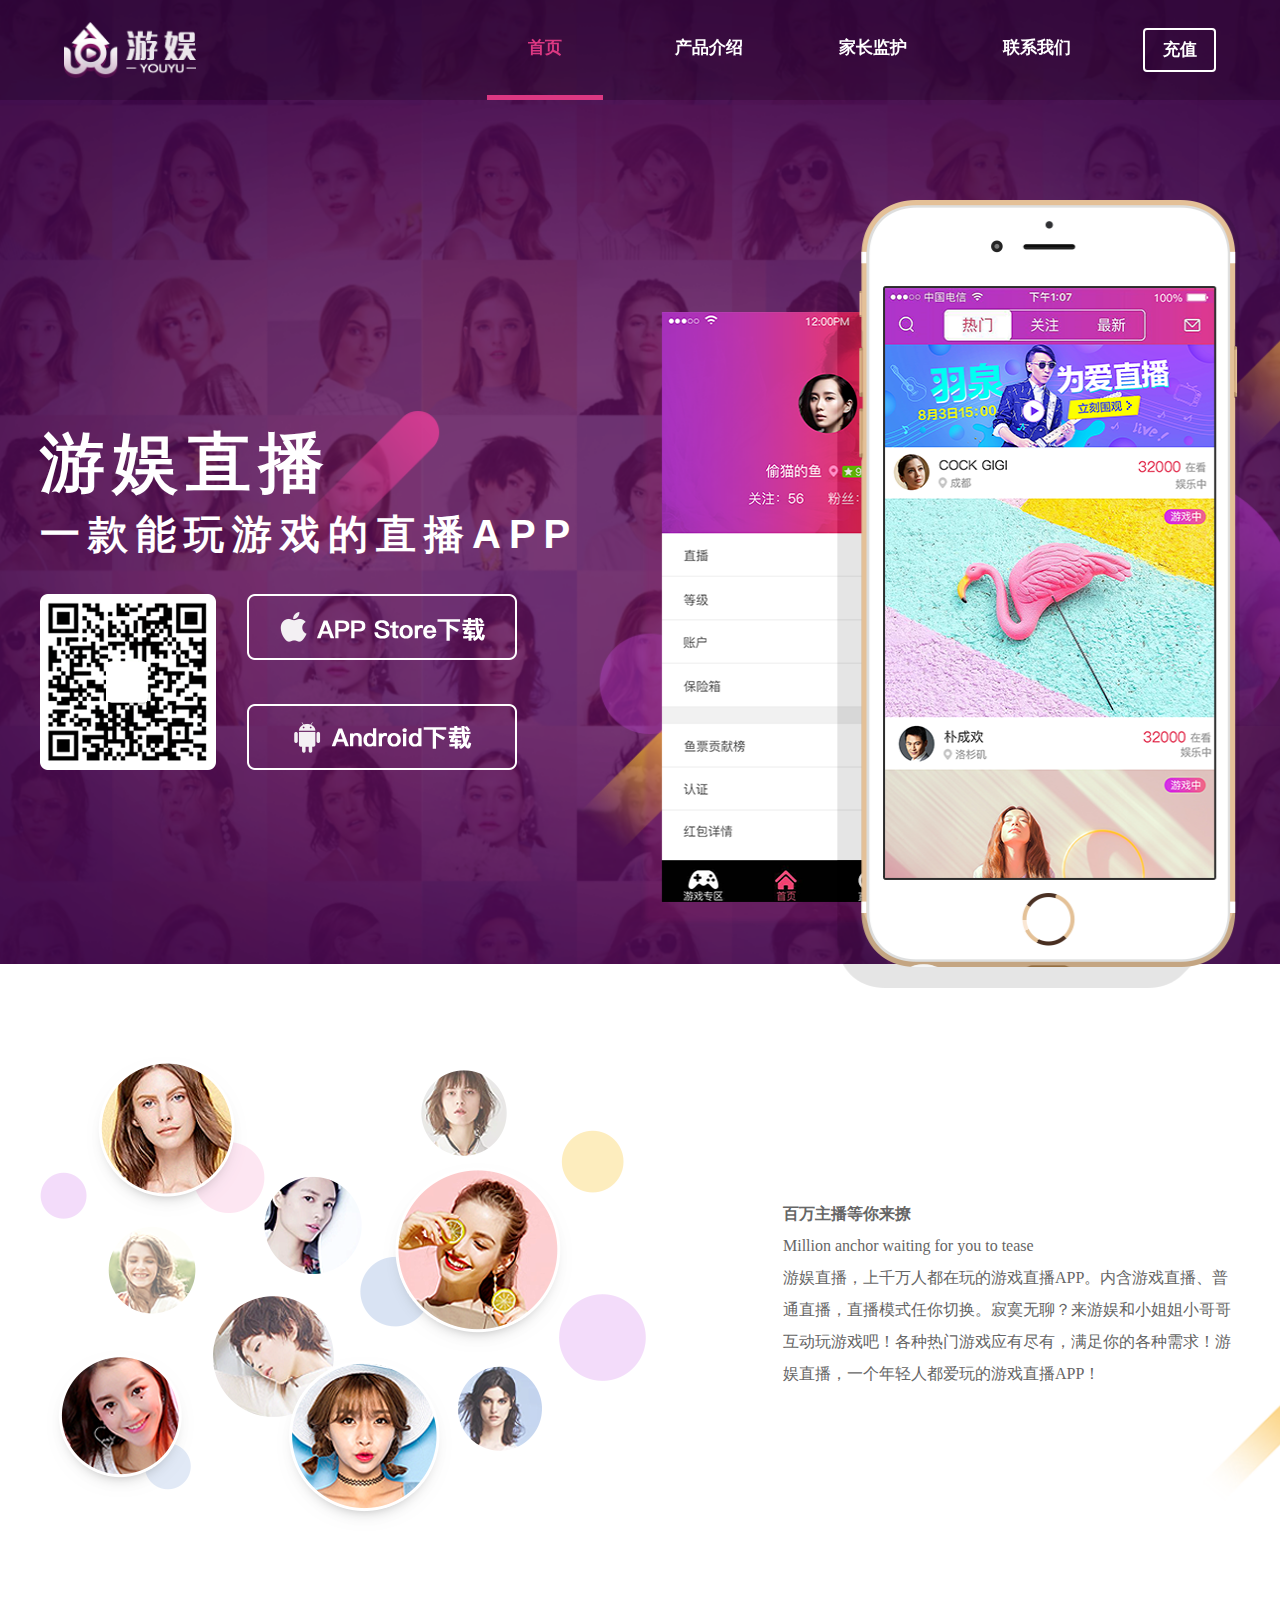
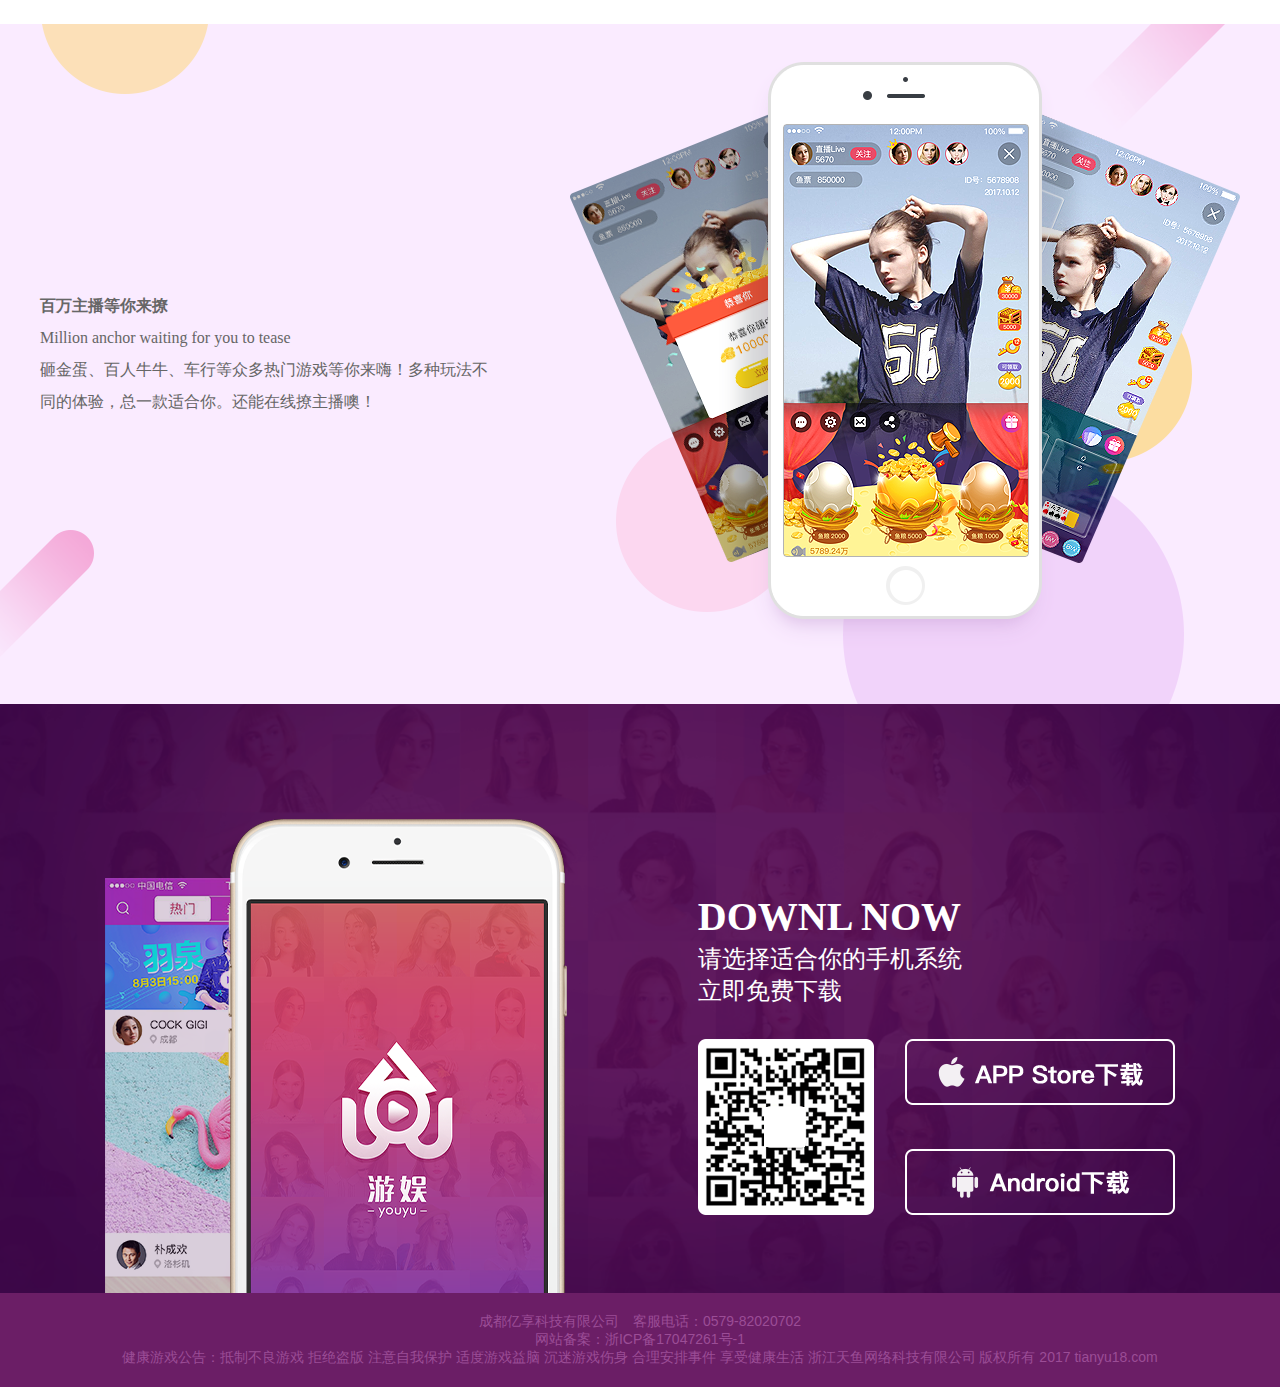
<file: index.html>
<!DOCTYPE html>
<html lang="en">

<head>
    <meta charset="UTF-8">
    <meta name="viewport" content="width=device-width, initial-scale=1.0">
    <meta http-equiv="X-UA-Compatible" content="ie=edge">
    <title>首页</title>
    <link rel="stylesheet" href="css/reset.css">
    <link rel="stylesheet" href="css/PublicStyle.css">
    <link rel="stylesheet" href="css/index.css">
    <script>
        var uaTest = /Android|webOS|Windows Phone|iPhone|ucweb|ucbrowser|iPod|iPad|BlackBerry/i.test(navigator.userAgent
            .toLowerCase());
        var touchTest = 'ontouchend' in document;
        if (uaTest && touchTest) {
            console.log(uaTest)
            window.location.href = 'phone/phoneIndex.html';
        }
    </script>
</head>

<body topmargin="0">
    <!-- 头部 -->
    <header id="header1">
        <nav class="aa">
            <ul>
                <li>
                    <a href="#"></a>
                </li>
                <li class="nav">
                    <a href="index.html" class="active">首页</a>
                    <a href="productDescription.html">产品介绍</a>
                    <a href="ParentalCustody.html">家长监护</a>
                    <a href="contactUs.html">联系我们</a>
                </li>
                <li>
                    <a href="mycChongzhi.html" id="monye">充值</a>
                </li>
            </ul>
        </nav>

        <div class="header-content">
            <div class="header-content-left">
                <p>游娱直播</p>
                <p>一款能玩游戏的直播APP</p>
                <div class="download">
                    <img src="img/index/erweima.png" alt="">
                    <p class="link-img">
                        <a href="#" class="">
                            <img src="img/index/IOS.png" alt="" draggable="false">
                        </a>
                        <a href="#" class="">
                            <img src="img/index/Androit.png" alt="" draggable="false">
                        </a>
                    </p>
                </div>
            </div>
            <div class="header-content-right">
                <img src="img/index/phone.png" alt="" draggable="false">
            </div>
        </div>
    </header>
    <!-- 内容一 -->
    <div class="content-1">
        <div class="content">
            <div class="content-left">
                <img src="img/index/index-1.png" alt="">
            </div>
            <div class="content-right content-p">
                <p class="title">百万主播等你来撩</p>
                <p class="English">Million anchor waiting for you to tease</p>
                <p>游娱直播，上千万人都在玩的游戏直播APP。内含游戏直播、普通直播，直播模式任你切换。寂寞无聊？来游娱和小姐姐小哥哥互动玩游戏吧！各种热门游戏应有尽有，满足你的各种需求！游娱直播，一个年轻人都爱玩的游戏直播APP！</p>
            </div>
        </div>
    </div>
    <!-- 内容二 -->
    <div class="content-2">
        <div class="content">
            <div class="content-right content-p">
                <p class="title">百万主播等你来撩</p>
                <p class="English">Million anchor waiting for you to tease</p>
                <p>砸金蛋、百人牛牛、车行等众多热门游戏等你来嗨！多种玩法不同的体验，总一款适合你。还能在线撩主播噢！</p>
            </div>
            <div class="content-left">
                <img src="img/index/index-4.png" alt="">
            </div>
        </div>
    </div>
    <!-- 内容三 -->
    <div class="content-3">

        <div class="content-3-1">
            <div class="content-left content-3-img">
                <img src="img/index/iPhone64.png" alt="">
            </div>
            <div class="content-right content-3-title">
                <p>DOWNL NOW</p>
                <p>请选择适合你的手机系统 </p>
                <p>立即免费下载</p>
                <div class="download">
                    <img src="img/index/erweima.png" alt="">
                    <p  class="link-img">
                        <a href="#" class="">
                            <img src="img/index/IOS.png" alt="" draggable="false">
                        </a>
                        <a href="#" class="">
                            <img src="img/index/Androit.png" alt="" draggable="false">
                        </a>
                    </p>
                </div>
            </div>
        </div>

    </div>
    <footer>
        <p>成都亿享科技有限公司　客服电话：0579-82020702</p>
        <p>网站备案：浙ICP备17047261号-1</p>
        <p>健康游戏公告：抵制不良游戏 拒绝盗版 注意自我保护 适度游戏益脑 沉迷游戏伤身 合理安排事件 享受健康生活 浙江天鱼网络科技有限公司 版权所有 2017 tianyu18.com</p>
    </footer>
</body>
<script src="js/jquery.min.js"></script>
<script src="js/PublicStyle.js"></script>
</html>
</file>
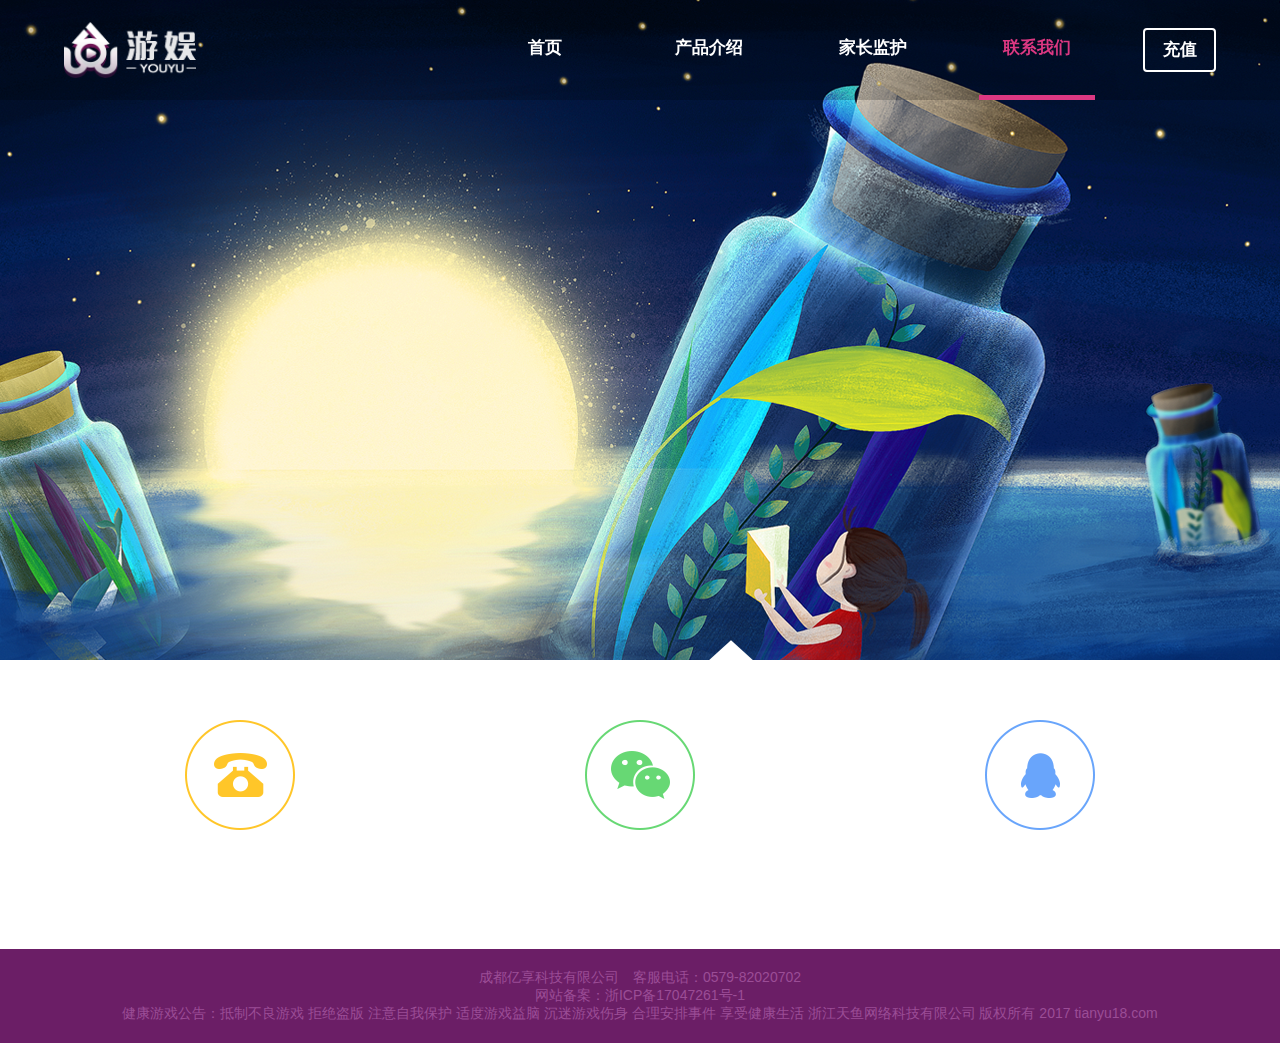
<file: contactUs.html>
<!DOCTYPE html>
<html lang="en">

<head>
    <meta charset="UTF-8">
    <meta name="viewport" content="width=device-width, initial-scale=1.0">
    <meta http-equiv="X-UA-Compatible" content="ie=edge">
    <title>联系我们</title>
    <link rel="stylesheet" href="css/reset.css">
    <link rel="stylesheet" href="css/PublicStyle.css">
    <link rel="stylesheet" href="css/contactUs.css">
    <style>
        .tankuang {
            height: 100px;
            background: green;
            font-size: 30px;
            font-weight: 600;
            color: #fff;
            text-align: center;
            line-height: 100px;
            padding: 0 20px;
            border-radius: 2px;
        }
        .tankuang>a {
            color: #65abfb
        }

        .QQ:hover {
            text-decoration: currentColor
        }

    </style>
</head>

<body topmargin="0">
    <!-- 头部 -->
    <header id="header1">
        <nav>
            <ul>
                <li>
                    <a href="#"></a>
                </li>
                <li class="nav">
                    <a href="index.html">首页</a>
                    <a href="productDescription.html">产品介绍</a>
                    <a href="ParentalCustody.html">家长监护</a>
                    <a href="contactUs.html" class="active">联系我们</a>
                </li>
                <li>
                    <a href="mycChongzhi.html" id="monye">充值</a>
                </li>
            </ul>
        </nav>
    </header>
    <!-- 内容一 -->
    <div class="content">
        <ul class="content-nav">
            <li id="phone">
                <!-- <div></div> -->
                <a href="javascript:;"></a>
            </li>
            <li id="weixin">
                <!-- <div>
                    <img src="img/index/erweima.png" alt="" id="tong">
                </div> -->
                <a href="javascript:;"></a>
            </li>
            <li id="QQ">
                <!-- <div></div> -->
                <a href="javascript:;" class="qq"></a>
            </li>
        </ul>
    </div>
    <footer>
        <p>成都亿享科技有限公司　客服电话：0579-82020702</p>
        <p>网站备案：浙ICP备17047261号-1</p>
        <p>健康游戏公告：抵制不良游戏 拒绝盗版 注意自我保护 适度游戏益脑 沉迷游戏伤身 合理安排事件 享受健康生活 浙江天鱼网络科技有限公司 版权所有 2017 tianyu18.com</p>
    </footer>
</body>
<script src="js/jquery.min.js"></script>
<script src="js/PublicStyle.js"></script>
<script>
    $(function () {
        $(document).on("click", ".qq", clickQq)
    })
    clickQq = function () {
        PlayJsAdPopWin()
    }
    function PlayJsAdPopWin() {
        popwin = window.location.href = 'tencent://message/?uin=175334224&Site=""&Menu=yes'
    };
</script>

</html>
</file>
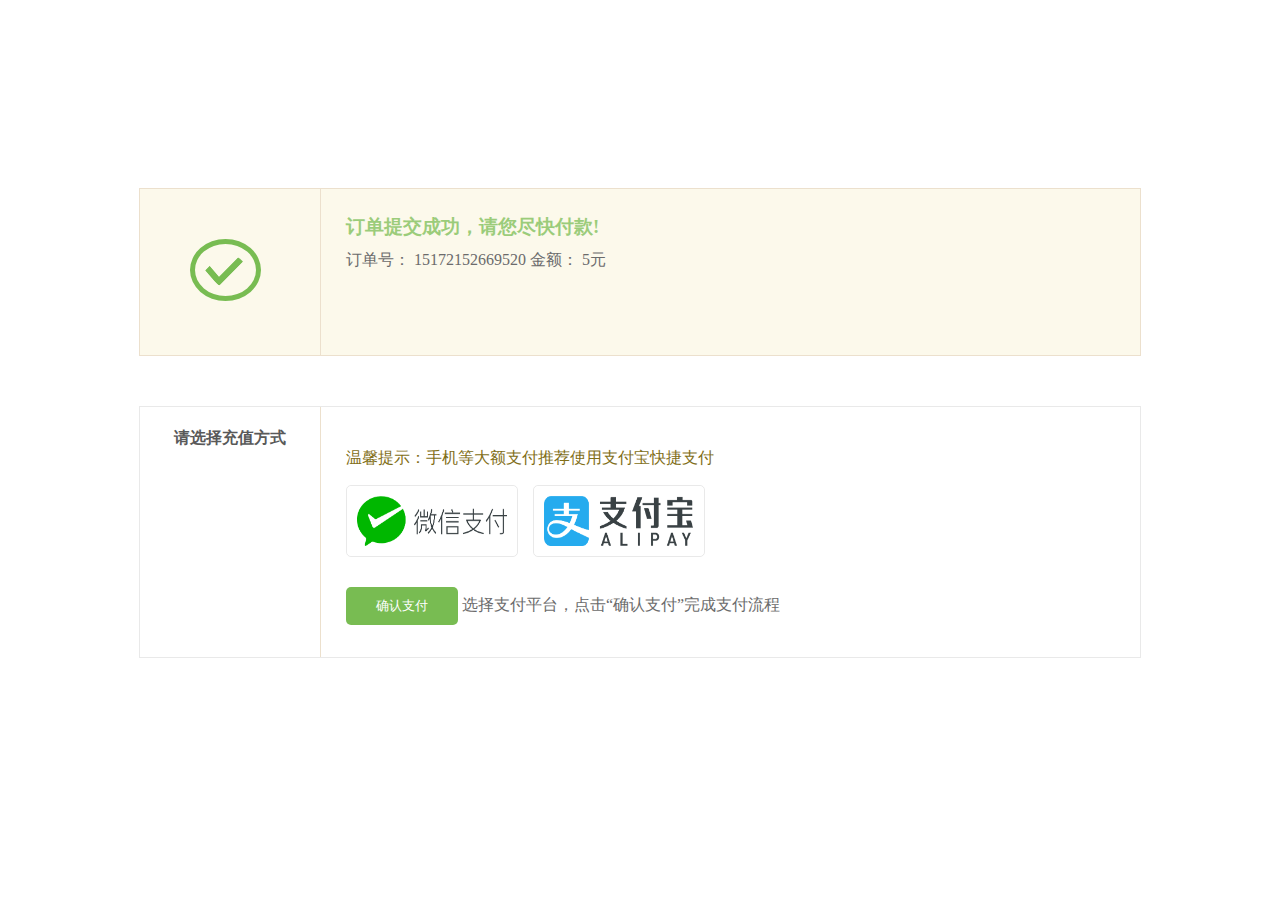
<file: Order.html>
<!DOCTYPE html>
<html lang="en">

<head>
    <meta charset="UTF-8">
    <meta name="viewport" content="width=device-width, initial-scale=1.0">
    <meta http-equiv="X-UA-Compatible" content="ie=edge">
    <title>游戏充值中心</title>
    <style>
        body {
            padding-top: 130px;
        }

        .centent {
            display: flex;
            background: #fcf9eb;
            width: 1000px;
            height: 166px;
            margin: 50px auto;
            border: 1px solid #ece0cd
        }

        .centent1 {
            background: #fff !important;
            border: 1px solid #e9e9e9 !important;
            height: 250px;
        }

        .order {
            width: 180px;
        }

        .order>img {
            margin: 50px;
            text-align: center;
            border: 5px solid #78bc52;
            border-radius: 50%;
            padding: 10px;
        }

        .order-money {
            border-left: 1px solid #ece0cd;
            padding: 25px;
        }

        .order-money h3 {
            margin: 0;
            margin-bottom: 10px;
            color: #9bcc7a;
        }

        .order>h4 {
            text-align: center;
            color: #595959;
        }

        .order-money>p {
            color: #816e17;
        }

        .order-money span {
            font-size: 16px;
            color: #6b6b6b;
        }

        .form {
            display: flex;
        }

        .form>label {
            position: relative;
            border: 1px solid #e9e9e9;
            border-radius: 5px;
            cursor: pointer;
        }

        .form>label,
        .weixin {
            width: 150px;
            height: 50px;
            margin-right: 15px;
            padding: 10px;
        }

        form img {
            position: absolute;
            border-radius: 5px;
            left: 0;
            top: 0;
            padding: 10px;
        }

        .weixin {
            background: #fff;
        }

        button {
            padding: 10px 30px;
            border-radius: 5px;
            border-width: 0;
            cursor: pointer;
            outline: 0;
            background-color: #78bc52;
            color: white;
        }

        .but {
            margin-top: 30px;
        }

        .button {
            border-color: #9bcc7a !important
        }

        .xuanze {
            font-size: 14px;
            color: #816e17;
            display: none;
        }
        .erweima{
            width: 300px;
            height: 300px;
        }
    </style>
</head>

<body>
    <div class="centent">
        <div class="order">
            <img src="img/icon/ok.png" alt="">
        </div>
        <div class="order-money">
            <h3>订单提交成功，请您尽快付款!</h3>
            <span>订单号：</span>
            <span id="ordernum">15172152669520</span>
            <span>金额：</span>
            <span id="ordervalue">5元</span>
            <br>
        </div>
    </div>
    <div class="centent centent1">
        <div class="order">
            <h4>请选择充值方式</h4>
        </div>
        <div class="order-money">
            <p>温馨提示：手机等大额支付推荐使用支付宝快捷支付</p>
            <form action="Order.html" method="get">
                <div class="form">
                    <label class="radio-label">
                        <input type="radio" value="weixin" name="money">
                        <img src="img/icon/wechatpay.png" class="weixin" alt="">
                    </label>

                    <label class="radio-label">
                        <input type="radio" value="zhifubao" name="money">
                        <img src="img/icon/zfbpay.png" class="weixin" alt="">
                    </label>
                </div>
                <p class="xuanze">请选择充值方式</p>
                <div class="but">
                    <button type="button">确认支付</button>
                    <span>选择支付平台，点击“确认支付”完成支付流程</span>
                </div>
            </form>
        </div>
    </div>
  
</body>
<script src="js/jquery.min.js"></script>
<script src="layer/layer.js"></script>
<script>
    $(".form label").click(function () {
        $(this).addClass('button').siblings('label').removeClass('button')
        $(".xuanze").css("display", "none")
    })
    $("button").click(function () {
        var val = $('input:radio[name="money"]:checked').val();
        if (val != undefined) {
            if (val === "weixin") {
                layers()
            }
        } else {
            $(".xuanze").css("display", "block")
        }
    })
    function layers() {
        layer.open({
            type: 1,
            title: false,
            closeBtn: 0,
            shadeClose: true,
            skin: '',
            content: '<img src="img/icon/erweima.png" alt="" class="erweima">'
        });
    }  
</script>

</html>
</file>
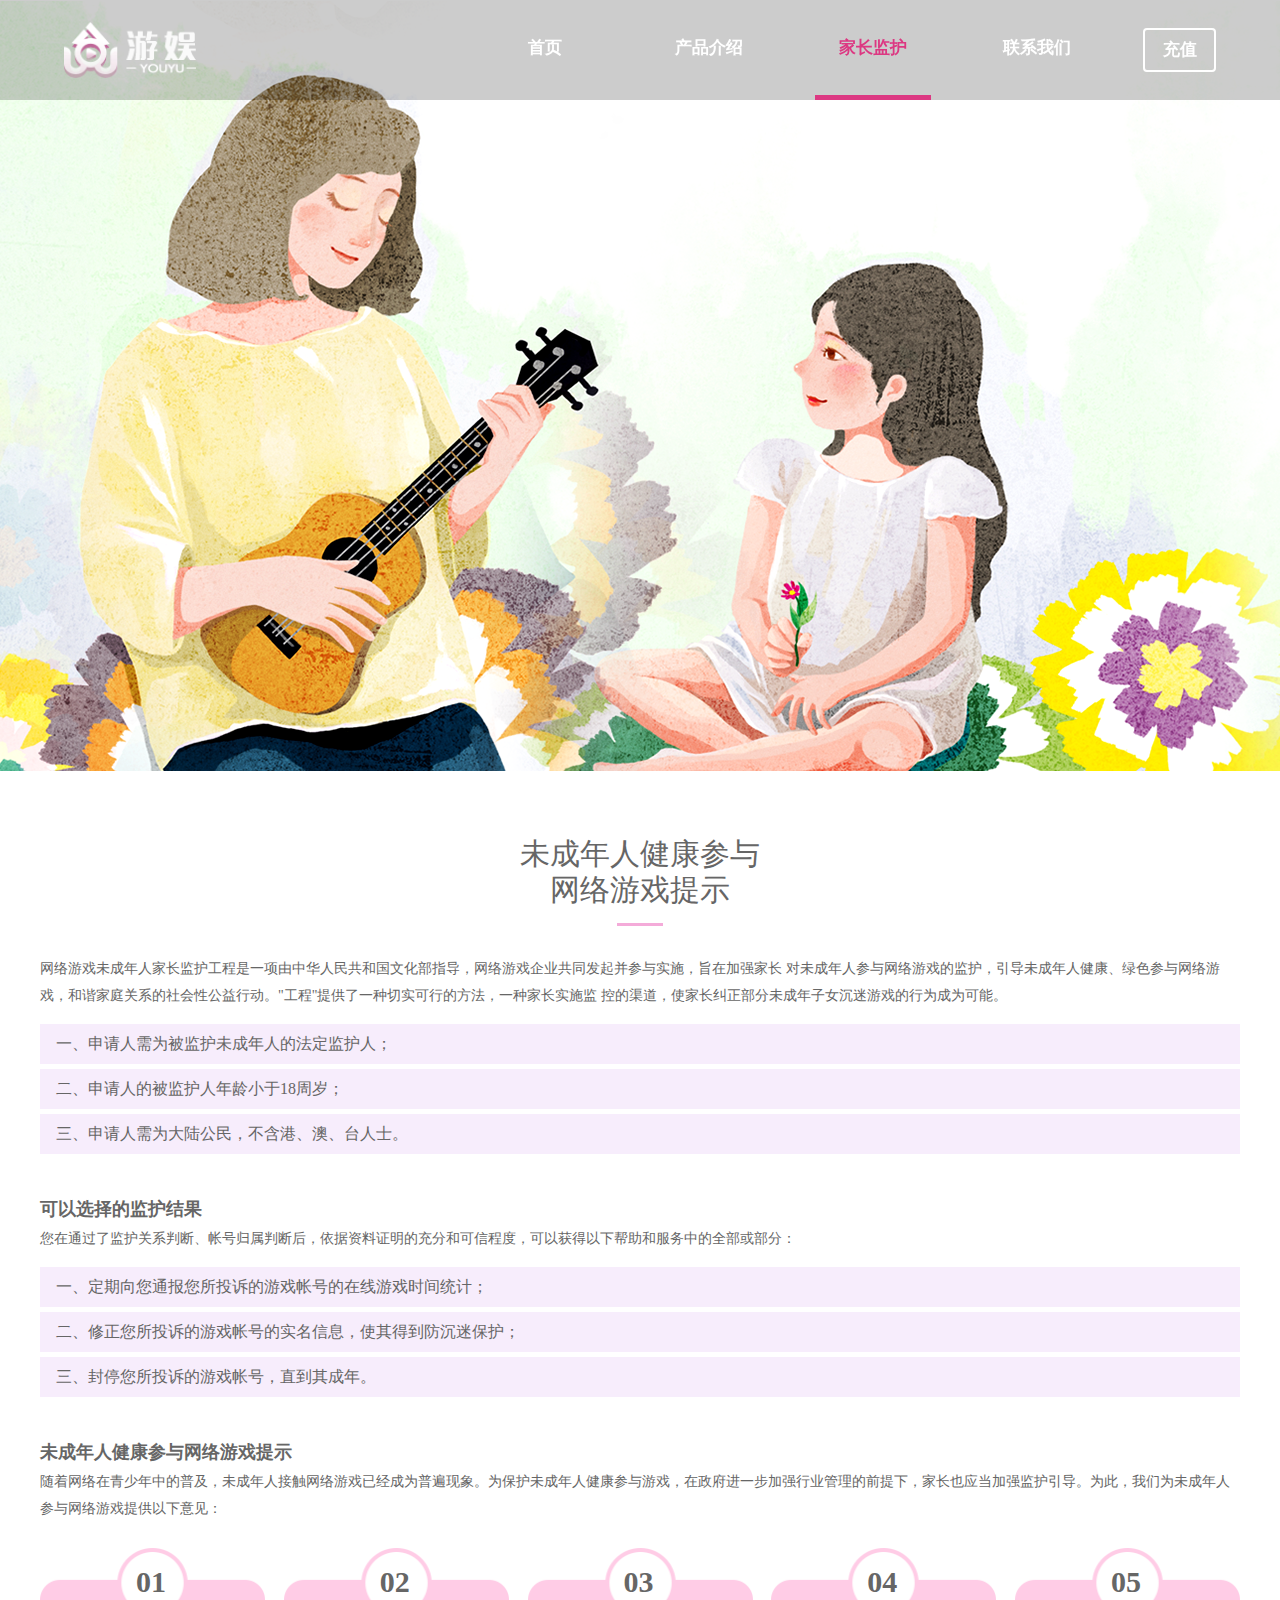
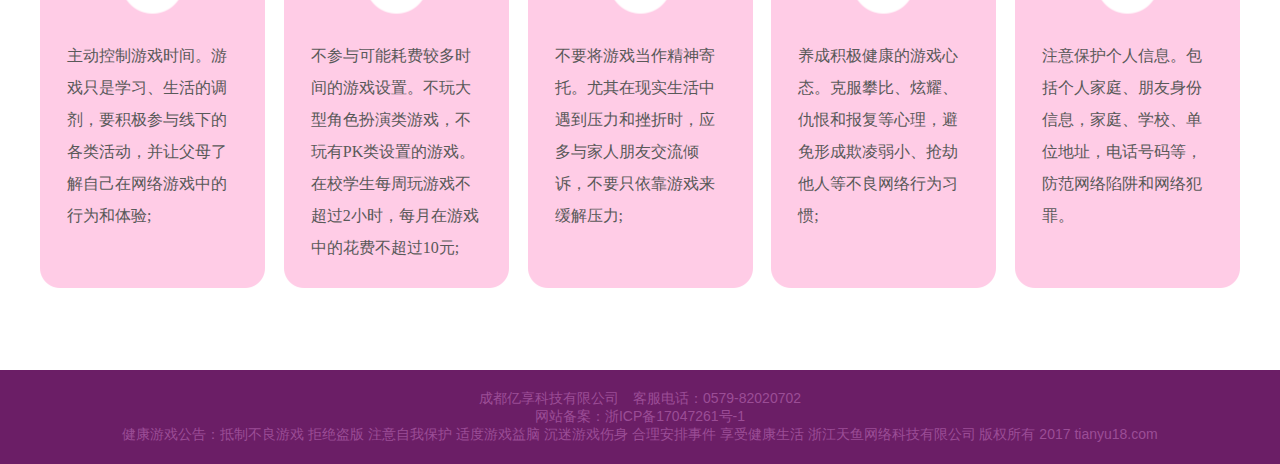
<file: ParentalCustody.html>
<!DOCTYPE html>
<html lang="en">

<head>
    <meta charset="UTF-8">
    <meta name="viewport" content="width=device-width, initial-scale=1.0">
    <meta http-equiv="X-UA-Compatible" content="ie=edge">
    <title>家长监护</title>
    <link rel="stylesheet" href="css/reset.css">
    <link rel="stylesheet" href="css/PublicStyle.css">
    <link rel="stylesheet" href="css/ParentalCustody.css">
</head>

<body topmargin="0">
    <!-- 头部 -->
    <header id="header1">
        <nav>
            <ul>
                <li>
                    <a href="#"></a>
                </li>
                <li class="nav">
                    <a href="index.html">首页</a>
                    <a href="productDescription.html">产品介绍</a>
                    <a href="ParentalCustody.html" class="active">家长监护</a>
                    <a href="contactUs.html">联系我们</a>
                </li>
                <li>
                    <a href="mycChongzhi.html" id="monye">充值</a>
                </li>
            </ul>
        </nav>
    </header>
    <!-- 内容一 -->
    <div class="content">
        <div class="title">
            <p>未成年人健康参与</p>
            <p>网络游戏提示</p>
            <div></div>
        </div>
        <div class="content-p">
            <p>网络游戏未成年人家长监护工程是一项由中华人民共和国文化部指导，网络游戏企业共同发起并参与实施，旨在加强家长 对未成年人参与网络游戏的监护，引导未成年人健康、绿色参与网络游戏，和谐家庭关系的社会性公益行动。"工程"提供了一种切实可行的方法，一种家长实施监
                控的渠道，使家长纠正部分未成年子女沉迷游戏的行为成为可能。
            </p>
            <ol>
                <li>　一、申请人需为被监护未成年人的法定监护人；</li>
                <li>　二、申请人的被监护人年龄小于18周岁；</li>
                <li>　三、申请人需为大陆公民，不含港、澳、台人士。</li>
            </ol>
        </div>
        <div class="title-2">
            <h2>可以选择的监护结果</h2>
            <p>您在通过了监护关系判断、帐号归属判断后，依据资料证明的充分和可信程度，可以获得以下帮助和服务中的全部或部分：</p>
            <ol>
                <li>　一、定期向您通报您所投诉的游戏帐号的在线游戏时间统计；</li>
                <li>　二、修正您所投诉的游戏帐号的实名信息，使其得到防沉迷保护；</li>
                <li>　三、封停您所投诉的游戏帐号，直到其成年。</li>
            </ol>
        </div>
        <div class="title-2">
            <h2>未成年人健康参与网络游戏提示</h2>
            <p>随着网络在青少年中的普及，未成年人接触网络游戏已经成为普遍现象。为保护未成年人健康参与游戏，在政府进一步加强行业管理的前提下，家长也应当加强监护引导。为此，我们为未成年人参与网络游戏提供以下意见：</p>
            <ol class="prompt">
                <li>
                    <h2>01</h2>
                    <p>主动控制游戏时间。游戏只是学习、生活的调剂，要积极参与线下的各类活动，并让父母了解自己在网络游戏中的行为和体验;</p>
                </li>
                <li>
                    <h2>02</h2>
                    <p>不参与可能耗费较多时间的游戏设置。不玩大型角色扮演类游戏，不玩有PK类设置的游戏。在校学生每周玩游戏不超过2小时，每月在游戏中的花费不超过10元;</p>
                </li>
                <li>
                    <h2>03</h2>
                    <p>不要将游戏当作精神寄托。尤其在现实生活中遇到压力和挫折时，应多与家人朋友交流倾诉，不要只依靠游戏来缓解压力;</p>
                </li>
                <li>
                    <h2>04</h2>
                    <p>养成积极健康的游戏心态。克服攀比、炫耀、仇恨和报复等心理，避免形成欺凌弱小、抢劫他人等不良网络行为习惯;</p>
                </li>
                <li>
                    <h2>05</h2>
                    <p>注意保护个人信息。包括个人家庭、朋友身份信息，家庭、学校、单位地址，电话号码等，防范网络陷阱和网络犯罪。</p>
                </li>
            </ol>
        </div>
    </div>

    <footer>
        <p>成都亿享科技有限公司　客服电话：0579-82020702</p>
        <p>网站备案：浙ICP备17047261号-1</p>
        <p>健康游戏公告：抵制不良游戏 拒绝盗版 注意自我保护 适度游戏益脑 沉迷游戏伤身 合理安排事件 享受健康生活 浙江天鱼网络科技有限公司 版权所有 2017 tianyu18.com</p>
    </footer>
</body>
<script src="js/jquery.min.js"></script>
<script src="js/PublicStyle.js"></script>
</html>
</file>
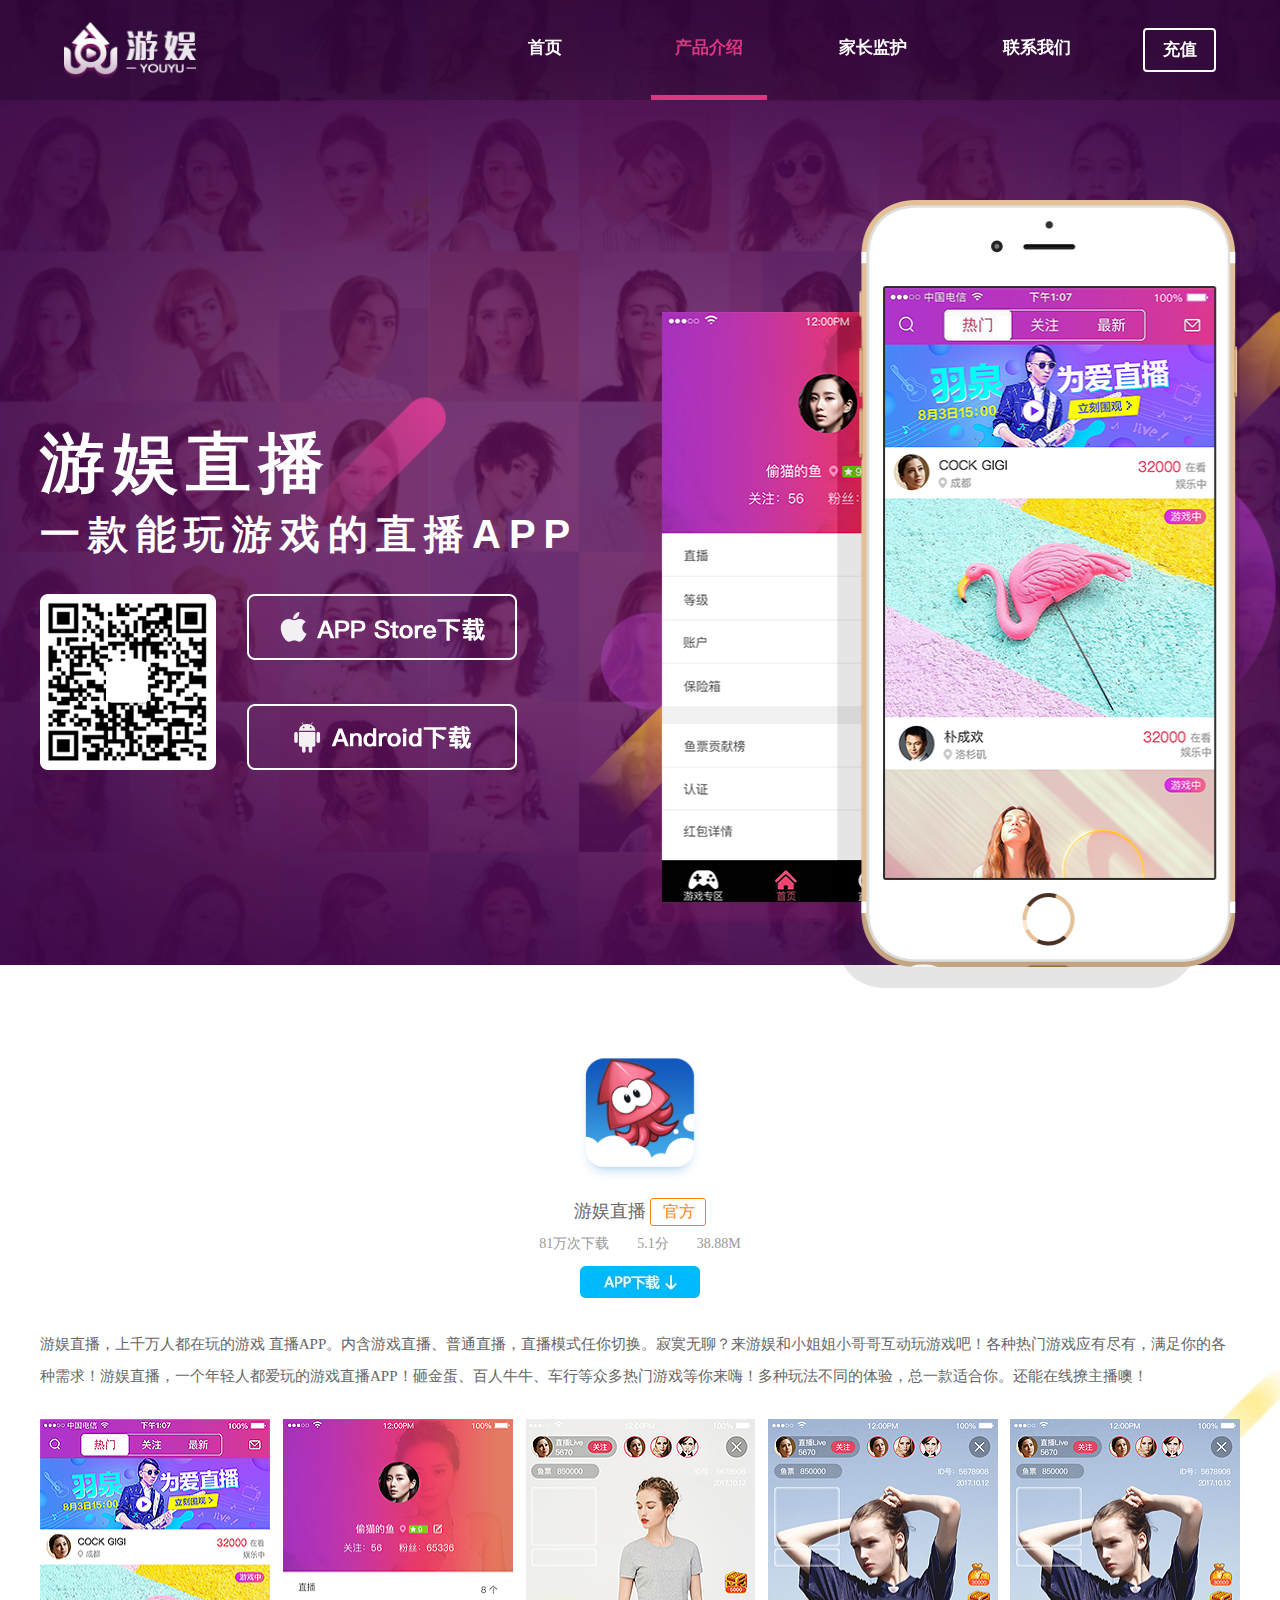
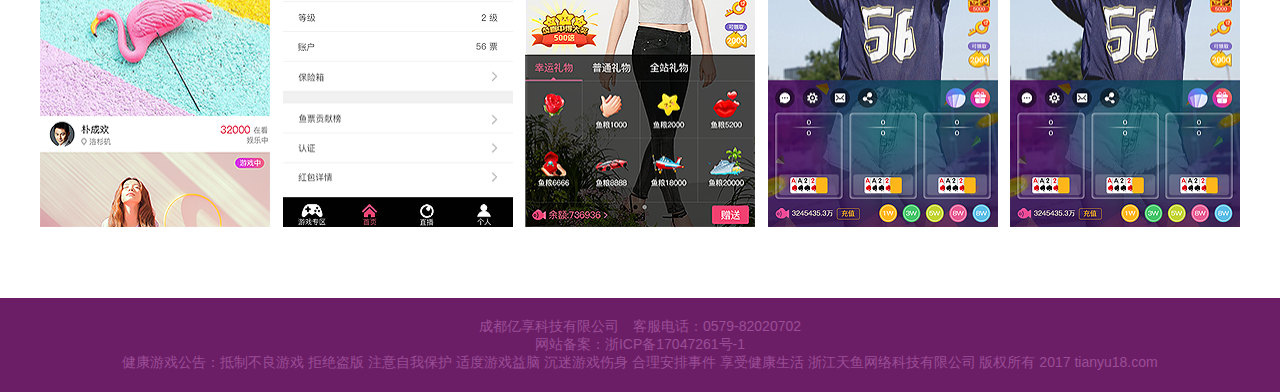
<file: productDescription.html>
<!DOCTYPE html>
<html lang="en">

<head>
    <meta charset="UTF-8">
    <meta name="viewport" content="width=device-width, initial-scale=1.0">
    <meta http-equiv="X-UA-Compatible" content="ie=edge">
    <title>产品介绍</title>
    <link rel="stylesheet" href="css/reset.css">
    <link rel="stylesheet" href="css/PublicStyle.css">
    <link rel="stylesheet" href="css/productDescription.css">
    <style>
        @keyframes anis {
            100% {
                transform: translate(-1000px)
            }
        }
        .div2 {
            animation: anis 20s linear infinite;
        }

        .div2:hover {
            animation-play-state: paused;
        }
    </style>
</head>

<body topmargin="0">
    <header id="header1">
        <nav>
            <ul>
                <li>
                    <a href="#"></a>
                </li>
                <li class="nav">
                    <a href="index.html">首页</a>
                    <a href="productDescription.html" class="active">产品介绍</a>
                    <a href="ParentalCustody.html">家长监护</a>
                    <a href="contactUs.html">联系我们</a>
                </li>
                <li>
                    <a href="mycChongzhi.html" id="monye">充值</a>
                </li>
            </ul>
        </nav>

        <div class="header-content">
            <div class="header-content-left">
                <p>游娱直播</p>
                <p>一款能玩游戏的直播APP</p>
                <div class="download">
                    <img src="img/index/erweima.png" alt="">
                    <p class="link-img">
                        <a href="#" class="">
                            <img src="img/index/IOS.png" alt="" draggable="false">
                        </a>
                        <a href="#" class="">
                            <img src="img/index/Androit.png" alt="" draggable="false">
                        </a>
                    </p>
                </div>
            </div>
            <div class="header-content-right">
                <img src="img/index/phone.png" alt="" draggable="false">
            </div>
        </div>
    </header>
    <div class="content">
        <div class="app">
            <img src="img/index/app-1.png" alt="">
            <p class="app-name">游娱直播
                <span>官方</span>
            </p>
            <p class="app-score">81万次下载　　5.1分　　38.88M</p>
            <p>
                <a href="#">
                    <img src="img/index/app-2.jpg" alt="" draggable="false">
                </a>
            </p>
        </div>
        <div class="Show">
            <p class="description">游娱直播，上千万人都在玩的游戏 直播APP。内含游戏直播、普通直播，直播模式任你切换。寂寞无聊？来游娱和小姐姐小哥哥互动玩游戏吧！各种热门游戏应有尽有，满足你的各种需求！游娱直播，一个年轻人都爱玩的游戏直播APP！砸金蛋、百人牛牛、车行等众多热门游戏等你来嗨！多种玩法不同的体验，总一款适合你。还能在线撩主播噢！</p>
            <div class="Show-img" id="marquee">
                <img src="img/product/product-1.png" alt="">
                <img src="img/product/product-2.png" alt="">
                <img src="img/product/product-3.png" alt="">
                <img src="img/product/product-4.png" alt="">
                <img src="img/product/product-5.png" alt="">
                <img src="img/index/product-6.jpg" alt="">
            </div>
        </div>
    </div>

    <footer>
        <p>成都亿享科技有限公司　客服电话：0579-82020702</p>
        <p>网站备案：浙ICP备17047261号-1</p>
        <p>健康游戏公告：抵制不良游戏 拒绝盗版 注意自我保护 适度游戏益脑 沉迷游戏伤身 合理安排事件 享受健康生活 浙江天鱼网络科技有限公司 版权所有 2017 tianyu18.com</p>
    </footer>
</body>
<script src="js/jquery.min.js"></script>
<script src="js/PublicStyle.js"></script>
<script>
    // (function () {
    //     var marquee = document.getElementById('ccs');
    //     var offset = 0;
    //     var Width = 232;
    //     var i = 0
    //     var firstNode = marquee.children[2].cloneNode(true);
    //     setInterval(function () {
    //         if (offset == Width) {
    //             offset = 0;
    //             marquee.children[i].cloneNode(true);
    //             i++;
    //             if (i == 4) {
    //                 i = 0
    //             }
    //         }
    //         console.log(Width, firstNode, offset)
    //         marquee.style.marginLeft = "-" + offset + "px";
    //         offset += 1;
    //     }, 50);
    // })();
</script>

</html>
</file>
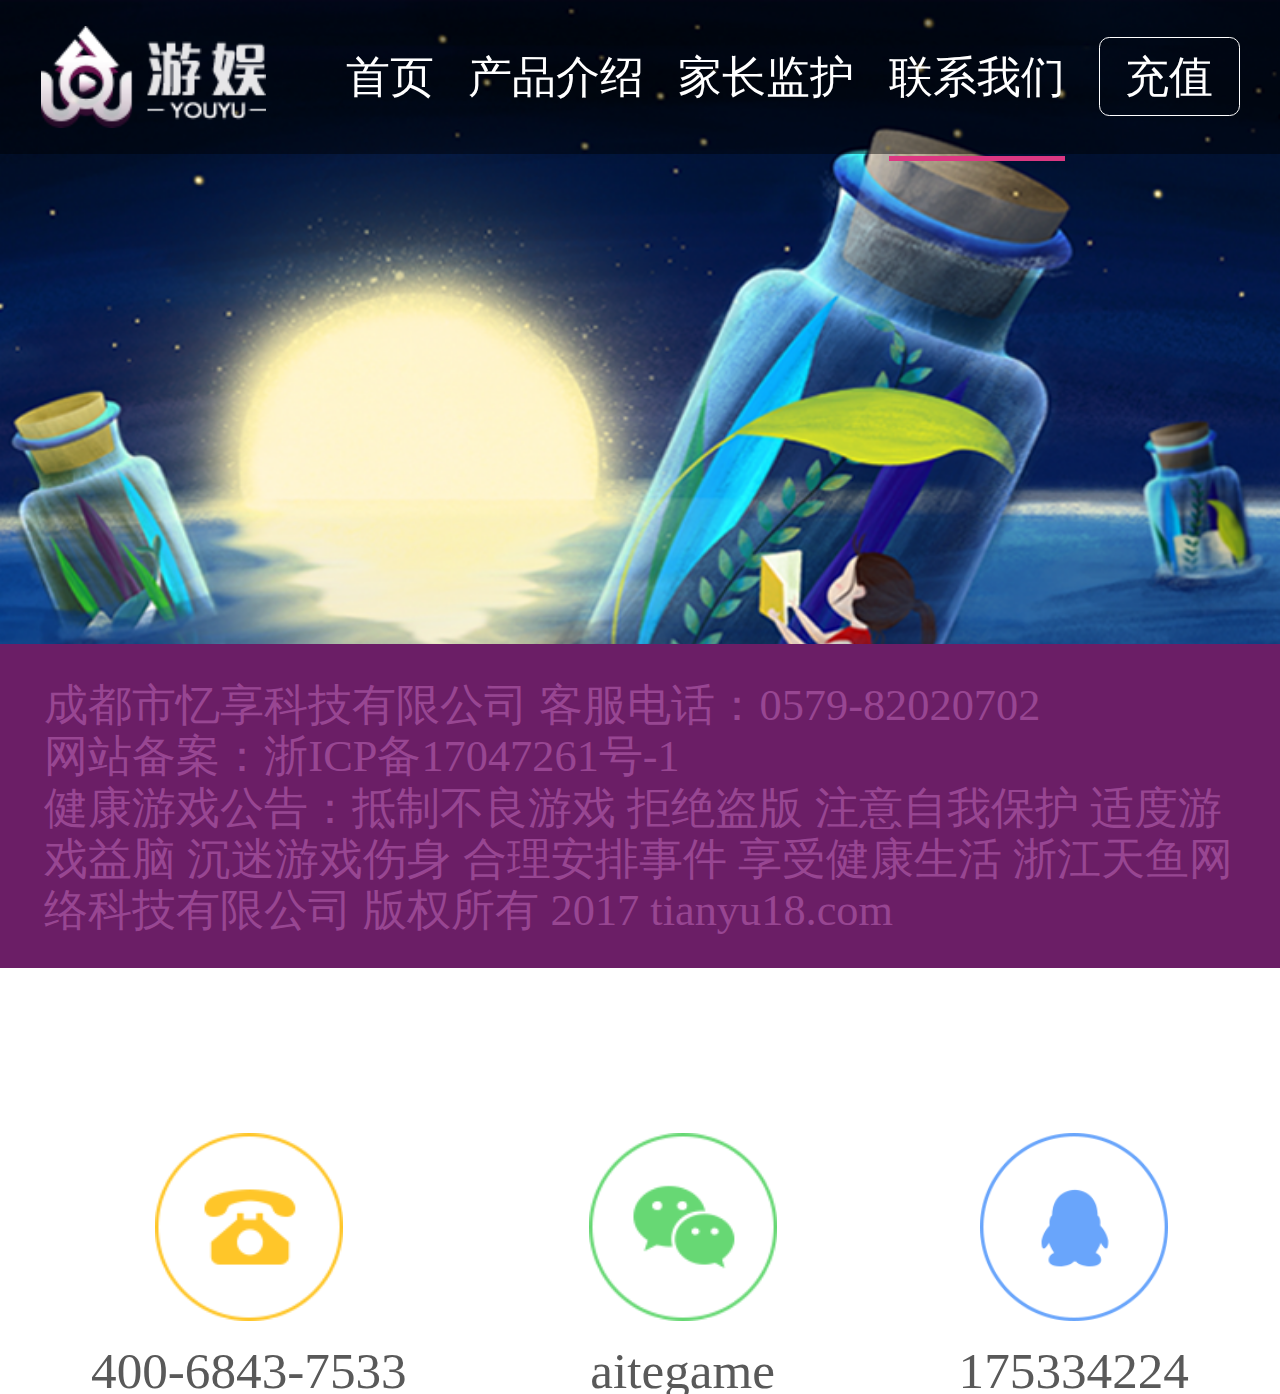
<file: phone/phoneContactUs.html>
<!DOCTYPE html>
<html lang="en">

<head>
    <meta charset="UTF-8">
    <meta charset="gbk">
    <meta name="viewport" content="width=device-width, initial-scale=1,user-scalable=no" />
    <meta http-equiv="X-UA-Compatible" content="ie=edge">
    <meta name="format-detection" content="telephone=yes" />
    <title>首页</title>
    <link rel="stylesheet" href="../css/reset.css">
    <link rel="stylesheet" href="../css/phoneStyle.css">
    <link rel="stylesheet" href="../css/phoneContactUs.css">
    <style>
        .page {
            height: 100%;
            margin-bottom: -3rem;
        }
    </style>
</head>

<body topmargin="0" id="contact">
    <div class="page">
        <header id="header1">
            <div class="head">
                <div class="logo">
                    <a href="#"></a>
                </div>
                <nav>
                    <a href="phoneIndex.html">首页</a>
                    <a href="phoneProductDescription.html">产品介绍</a>
                    <a href="phoneParentalCustody.html">家长监护</a>
                    <a href="phoneContactUs.html" class="active">联系我们</a>
                    <a href="Recharge.html">充值</a>
                </nav>
            </div>
        </header>
        <div class="centent">
            <p>
                <a href="tel:400-6843-7533" class="phone"></a>400-6843-7533</p>
            <p>
                <a href="javascript:;" class="weixin"></a>aitegame</p>
            <p>
                <a href="javascript:;" class="qq"></a>175334224</p>
        </div>
    </div>
    <footer>
        <p>成都市忆享科技有限公司 客服电话：0579-82020702</p>
        <p>网站备案：浙ICP备17047261号-1</p>
        <p>健康游戏公告：抵制不良游戏 拒绝盗版 注意自我保护 适度游戏益脑 沉迷游戏伤身 合理安排事件 享受健康生活 浙江天鱼网络科技有限公司 版权所有 2017 tianyu18.com</p>
    </footer>
</body>
<script src="../js/jquery.min.js"></script>
<script src="../js/PublicStyle.js"></script>
<script src="http://res.wx.qq.com/open/js/jweixin-1.2.0.js"></script>
<script>
    $(function () {
        $(document).on("click", ".qq", clickQq)
        $(document).on("click", ".weixin", weixin)
    })
    clickQq = function () {
        PlayJsAdPopWin()
    }
    weixin = function () {
        onBridgeReady()
    }
    function PlayJsAdPopWin() {
        popwin = window.location.href = 'tencent://message/?uin=175334224&Site=""&Menu=yes'
    };
    function onBridgeReady() {
        wx.config({
            debug: true, // 开启调试模式,调用的所有api的返回值会在客户端alert出来，若要查看传入的参数，
            //可以在pc端打开，参数信息会通过log打出，仅在pc端时才会打印。
            appId: '', // 必填，公众号的唯一标识
            timestamp: '', // 必填，生成签名的时间戳
            nonceStr: '', // 必填，生成签名的随机串
            signature: '',// 必填，签名，见附录1
            jsApiList: [] // 必填，需要使用的JS接口列表，所有JS接口列表见附录2
        });
        wx.ready(function () {
            console.log(11)
            //  config信息验证后会执行ready方法，
            // 所有接口调用都必须在config接口获得结果之后
            // ，config是一个客户端的异步操作，所以如果需要在页面加载时就调用相关接口，
            // 则须把相关接口放在ready函数中调用来确保正确执行。对于用户触发时才调用的接口，
            // 则可以直接调用，不需要放在ready函数中。
        });
        wx.error(function (res) {
            console.log(22)
            // config信息验证失败会执行error函数，如签名过期导致验证失败，
            // 具体错误信息可以打开config的debug模式查看，也可以在返回的res参数中查看，
            // 对于SPA可以在这里更新签名。
        });
    }
</script>

</html>
</file>
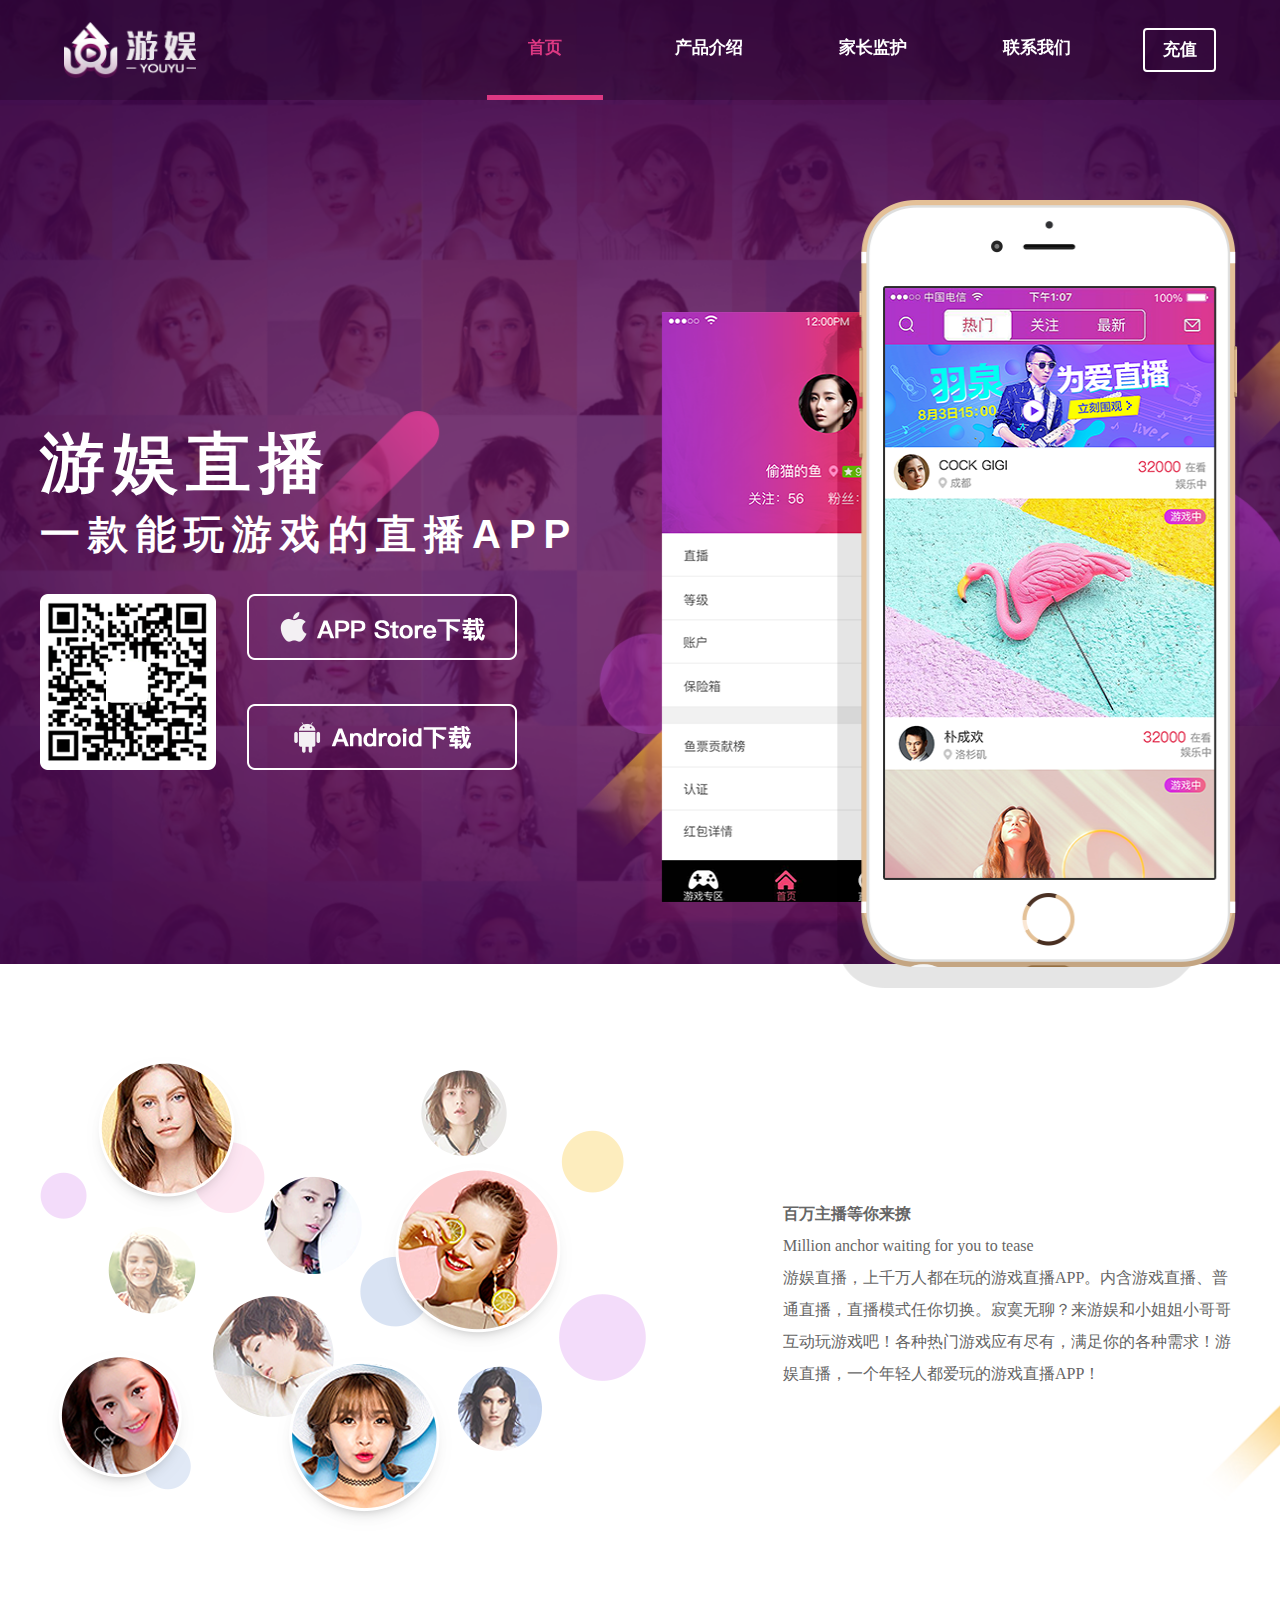
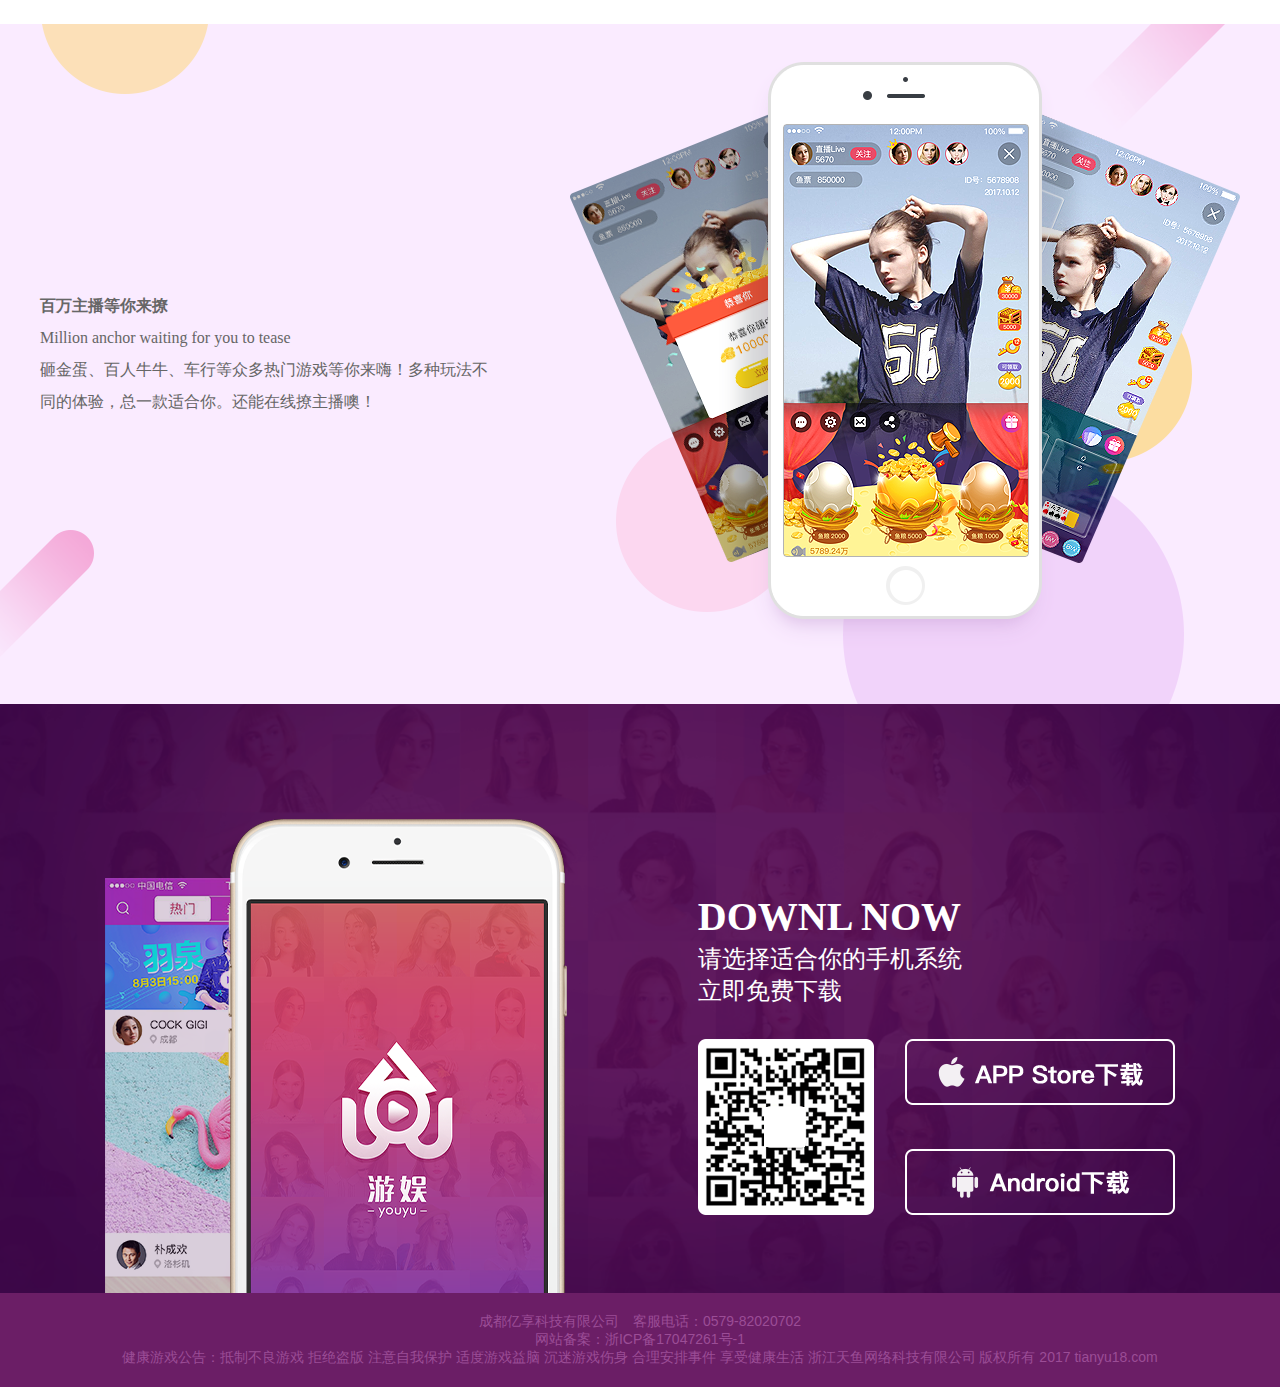
<file: phone/phoneIndex.html>
<!DOCTYPE html>
<html lang="en">

<head>
    <meta charset="UTF-8">
    <meta charset="gbk">
    <meta name="viewport" content="width=device-width, initial-scale=1,user-scalable=no" />
    <meta http-equiv="X-UA-Compatible" content="ie=edge">
    <title>首页</title>
    <link rel="stylesheet" href="../css/reset.css">
    <link rel="stylesheet" href="../css/phoneStyle.css">
    <link rel="stylesheet" href="../css/phoneIndex.css">
    <script>
        var uaTest = /Android|webOS|Windows Phone|iPhone|ucweb|ucbrowser|iPod|iPad|BlackBerry/i.test(navigator.userAgent
            .toLowerCase());
        var touchTest = 'ontouchend' in document;
        if (!uaTest && !touchTest) {
            window.location.href = '../index.html';
        }
    </script>
</head>

<body>
    <!-- 头部 -->
    <header id="header1">
        <div class="head">
            <div class="logo">
                <a href="#"></a>
            </div>
            <nav>
                <a href="phoneIndex.html" class="active">首页</a>
                <a href="phoneProductDescription.html">产品介绍</a>
                <a href="phoneParentalCustody.html">家长监护</a>
                <a href="phoneContactUs.html">联系我们</a>
                <a href="Recharge.html">充值</a>
            </nav>
        </div>
        <div class="head-centent">
            <img src="../img/phone/text-1.png" alt="">
            <img src="../img/phone/text-2.png" alt="">
            <div class="download">
                <img src="../img/index/erweima.png" alt="" draggable="false">
                <div class="download_">
                    <a href="#"></a>
                    <a href="#"></a>
                </div>
            </div>
        </div>
    </header>

    <div class="centent active1">
        <div class="active2">
            <div class="title">
                <h3>
                    <span></span>百万主播等你来撩</h3>
                <p>Million anchor waiting for you to tease</p>
            </div>
            <img src="../img/phone/img-1.png" alt="">
        </div>
        <p>游娱直播，上千万人都在玩的游戏直播APP。内含游戏直播、普通直播，直播模式任你切换。寂寞无聊？来游娱和小姐姐小哥哥互动玩游戏吧！各种热门游戏应有尽有，满足你的各种需求！游娱直播，一个年轻人都爱玩的游戏直播APP！</p>
    </div>

    <div class="centent">
        <div class="active3">
            <div class="title">
                <h3>
                    <span></span>众多热门游戏等你来嗨</h3>
                <p>Many popular games waiting for you</p>
            </div>
            <img src="../img/phone/img-2.png" alt="" draggable="false">
        </div>
        <p>砸金蛋、百人牛牛、车行等众多热门游戏等你来嗨！多种玩法不同的体验，总一款适合你。还能在线撩主播噢！</p>
    </div>

    <div class="centent-3">
        <div class="centent-left">
            <img src="../img/phone/img-3.png" alt="" draggable="false">
        </div>
        <div class="centent-right">
            <h3>DOWNL NOW</h3>
            <p>请选择适合你的手机系统立即免费下载</p>
            <img src="../img/index/erweima.png" alt="" class="centent-right-img" draggable="false">
            <a href="#">
                <img src="../img/index/IOS.png" alt="" draggable="false">
            </a>
            <a href="#">
                <img src="../img/index/Androit.png" alt="" draggable="false">
            </a>
        </div>
    </div>



    <footer>
        <p class="footer">成都市忆享科技有限公司 客服电话：0579-82020702</p>
        <p class="footer">网站备案：浙ICP备17047261号-1</p>
        <p class="footer">健康游戏公告：抵制不良游戏 拒绝盗版 注意自我保护 适度游戏益脑 沉迷游戏伤身 合理安排事件 享受健康生活 浙江天鱼网络科技有限公司 版权所有 2017 tianyu18.com</p>
    </footer>
</body>

<script src="../js/jquery.min.js"></script>
<script src="../js/PublicStyle.js"></script>

</html>
</file>
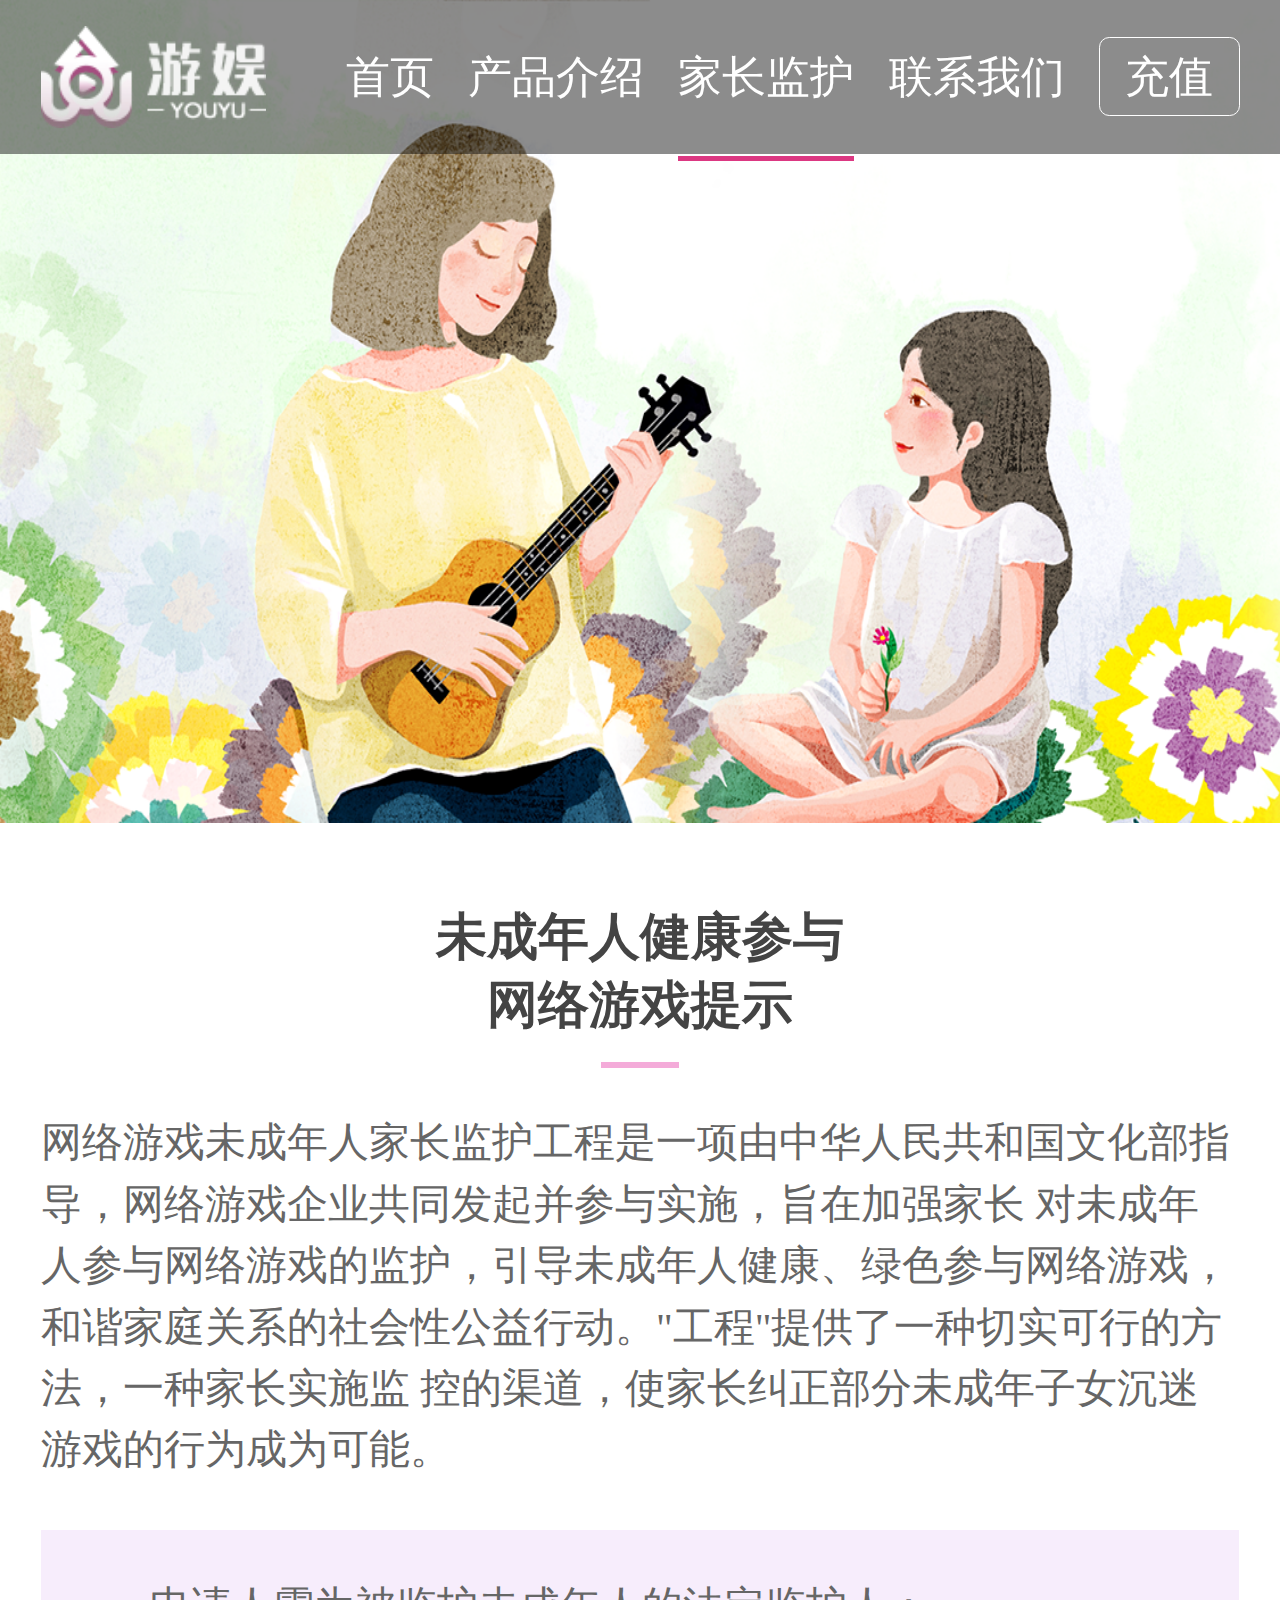
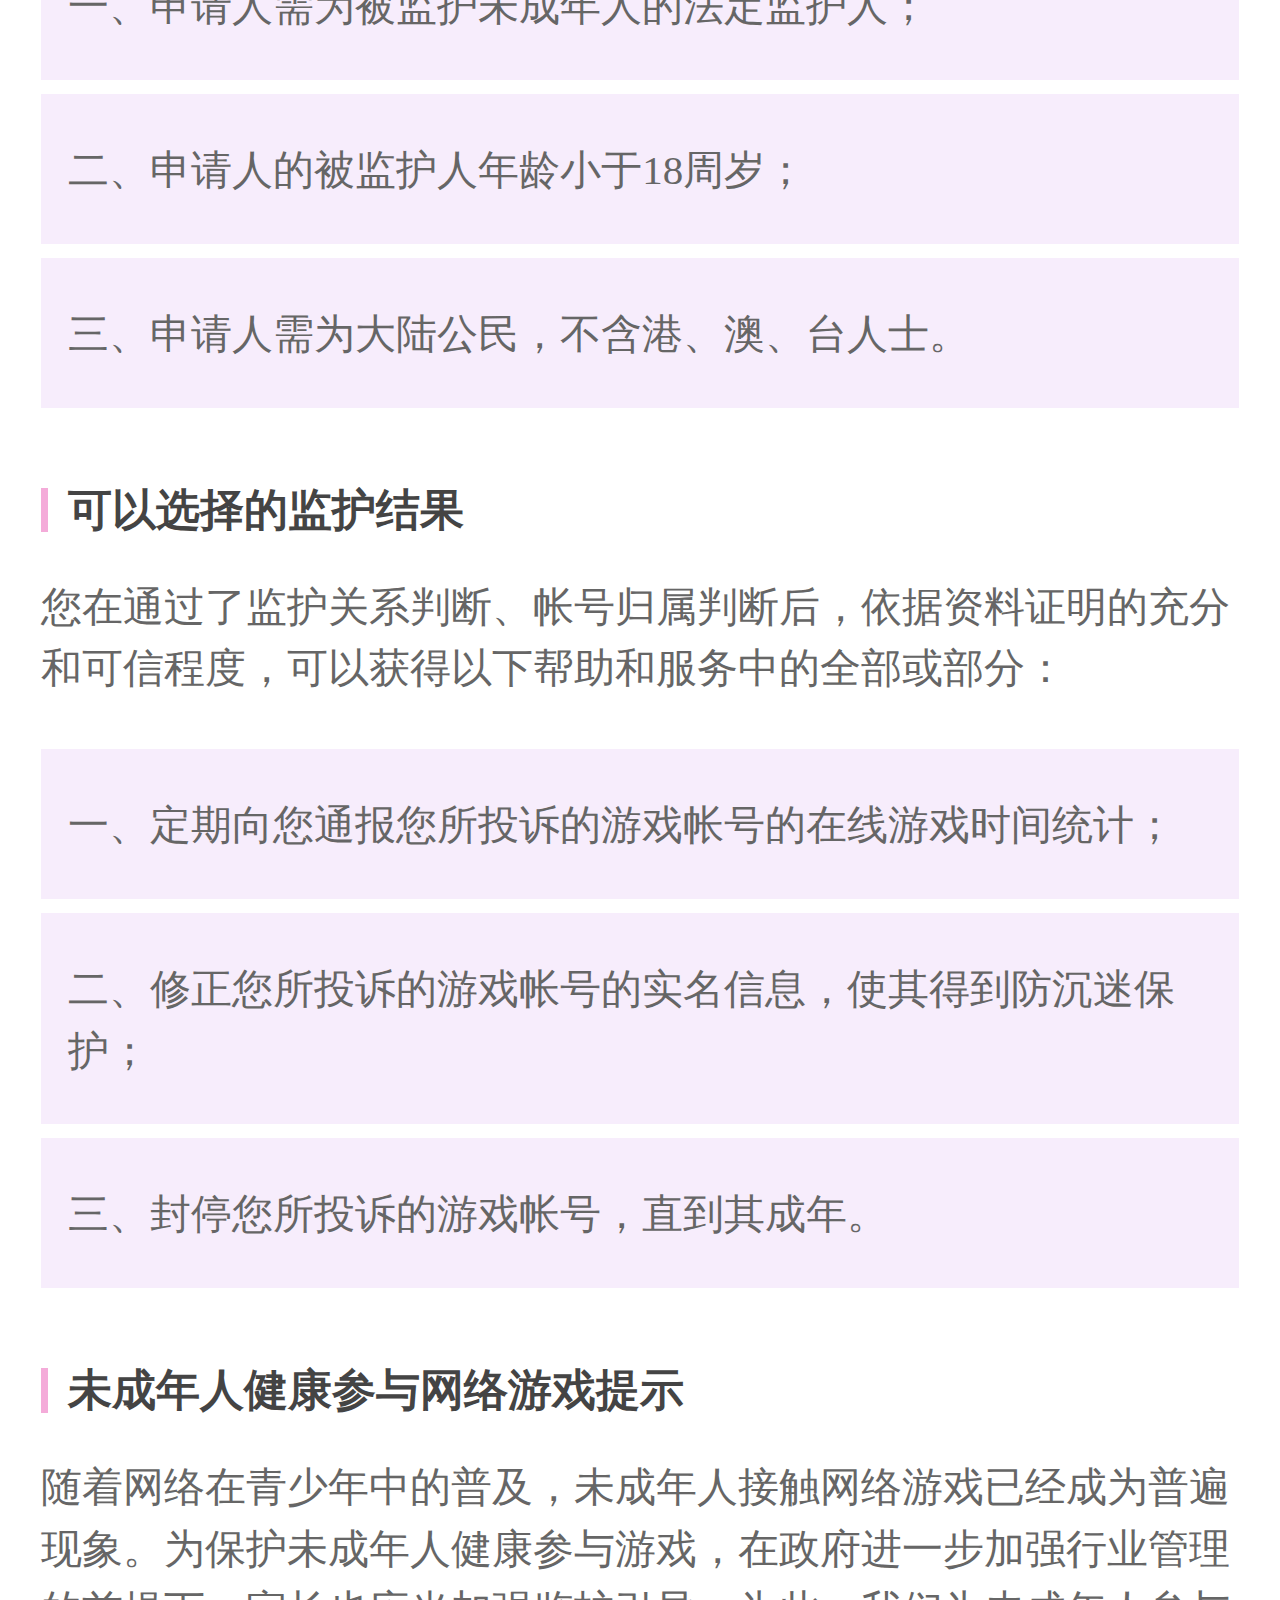
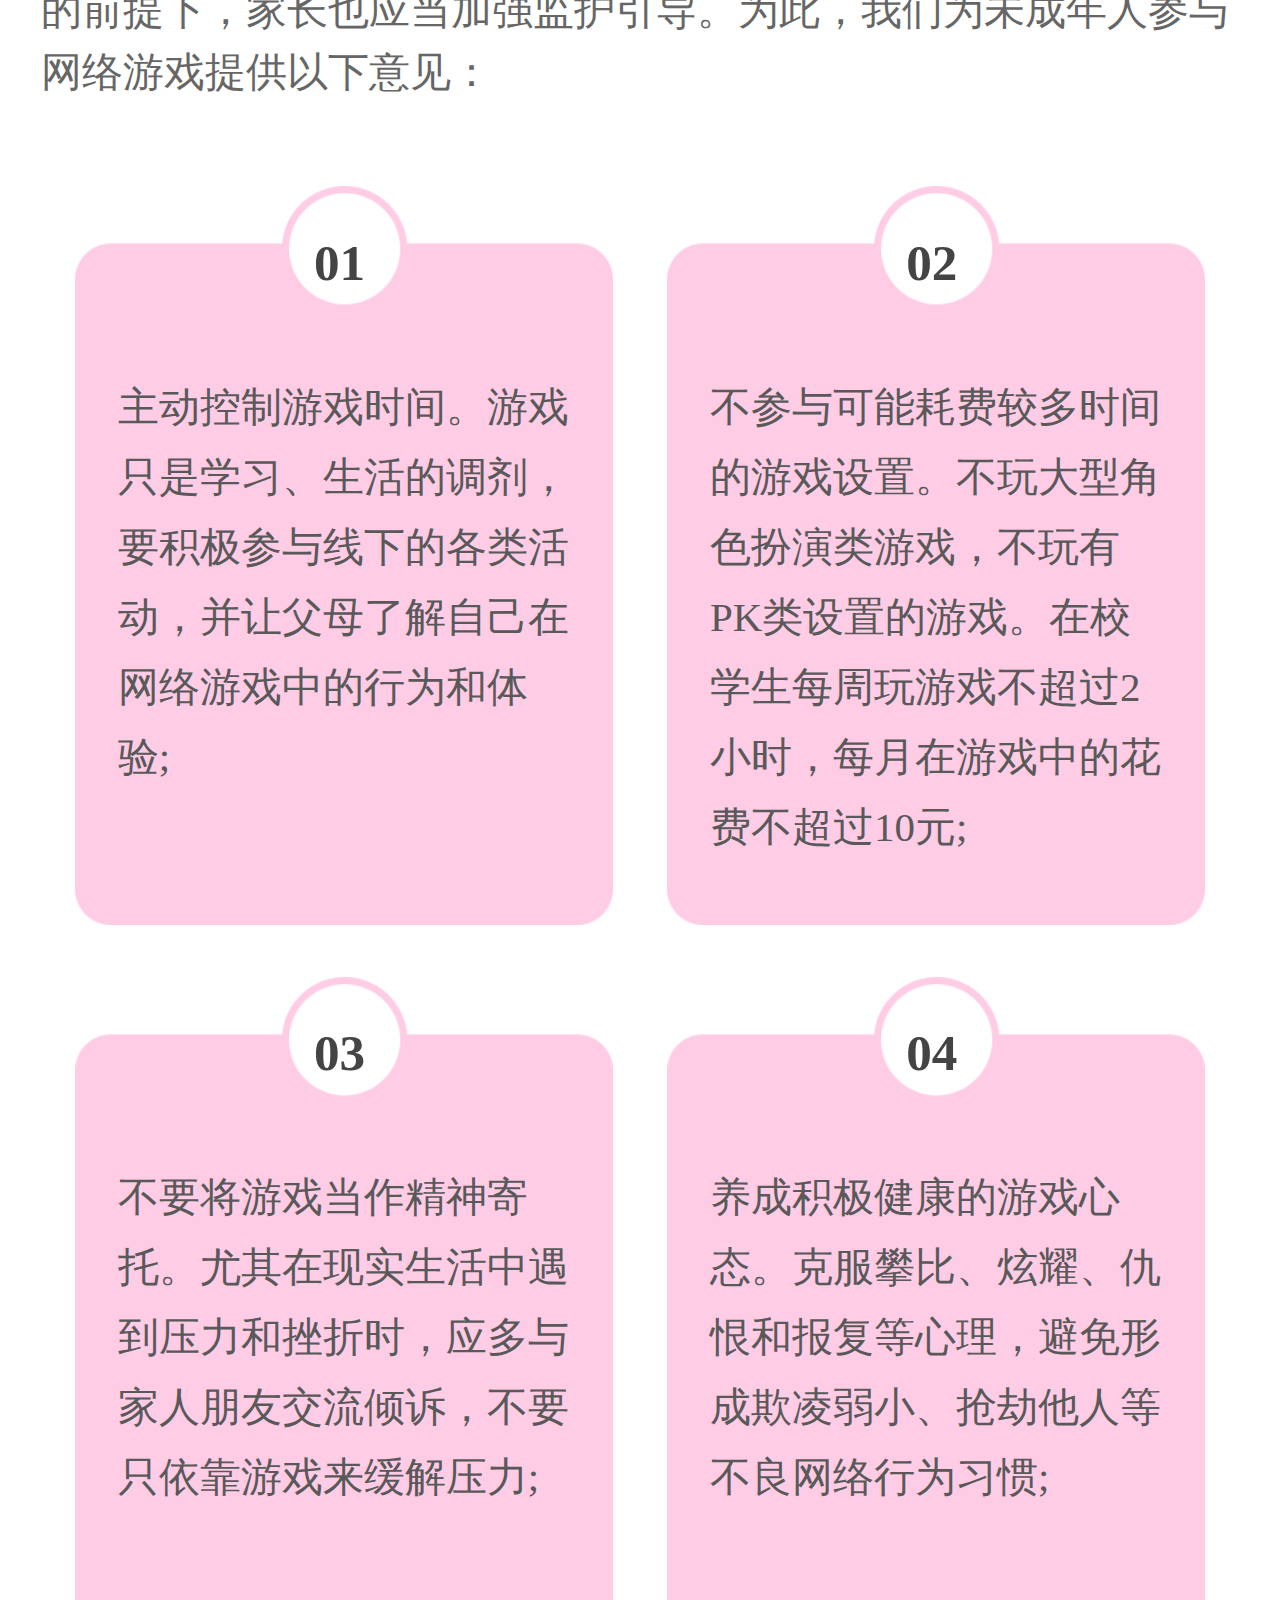
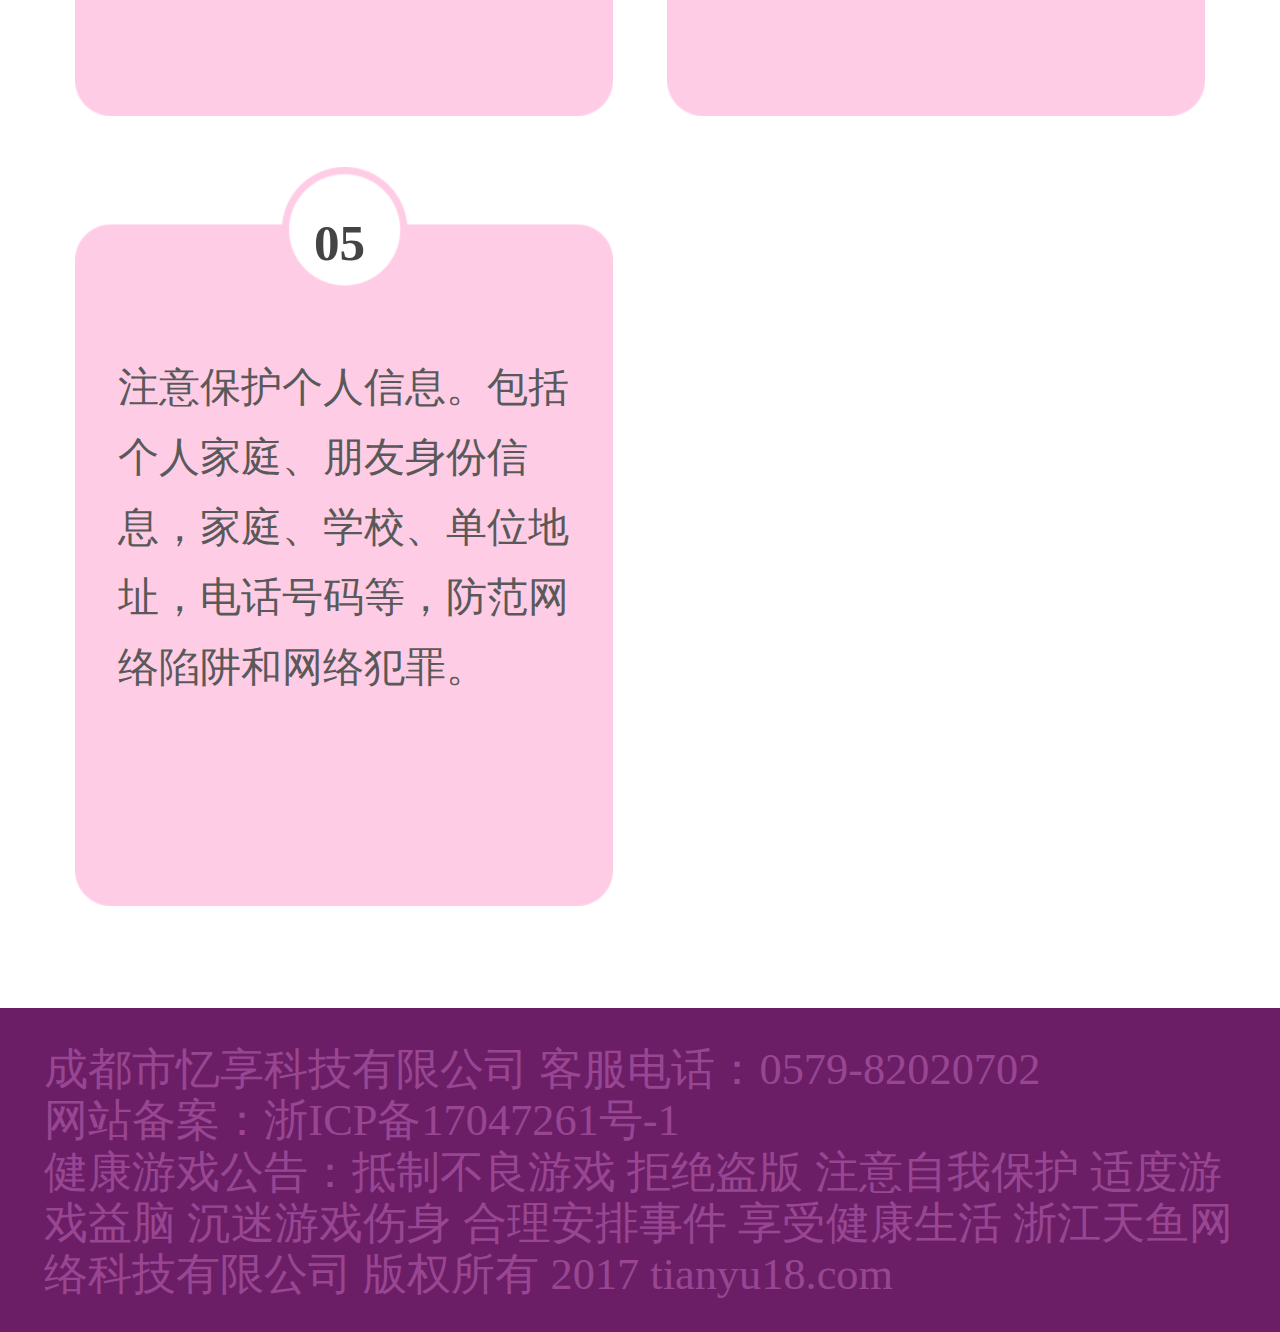
<file: phone/phoneParentalCustody.html>
<!DOCTYPE html>
<html lang="en">

<head>
    <meta charset="UTF-8">
    <meta charset="gbk">
    <meta name="Description" content="" />
    <meta name="Keywords" content="" />
    <meta name="viewport" content="width=device-width, initial-scale=1, maximum-scale=1" />
    <meta http-equiv="X-UA-Compatible" content="ie=edge">
    <title>家长监护</title>
    <link rel="stylesheet" href="../css/reset.css">
    <link rel="stylesheet" href="../css/phoneStyle.css">
    <link rel="stylesheet" href="../css/phoneParentalCustody.css">
</head>

<body topmargin="0">
    <!-- 头部 -->
    <header id="header1">
        <div class="head">
            <div class="logo">
                <a href="#"></a>
            </div>
            <nav>
                <a href="phoneIndex.html">首页</a>
                <a href="phoneProductDescription.html">产品介绍</a>
                <a href="phoneParentalCustody.html"  class="active">家长监护</a>
                <a href="phoneContactUs.html">联系我们</a>
                <a href="Recharge.html">充值</a>
            </nav>
        </div>
    </header>

    <div class="centent">
        <div class="title">
            <h2>未成年人健康参与</h2>
            <h2>网络游戏提示</h2>
            <p></p>
        </div>
        <p>网络游戏未成年人家长监护工程是一项由中华人民共和国文化部指导，网络游戏企业共同发起并参与实施，旨在加强家长 对未成年人参与网络游戏的监护，引导未成年人健康、绿色参与网络游戏，和谐家庭关系的社会性公益行动。"工程"提供了一种切实可行的方法，一种家长实施监
            控的渠道，使家长纠正部分未成年子女沉迷游戏的行为成为可能。
        </p>
        <ol class="list">
            <li>一、申请人需为被监护未成年人的法定监护人；</li>
            <li>二、申请人的被监护人年龄小于18周岁；</li>
            <li>三、申请人需为大陆公民，不含港、澳、台人士。</li>
        </ol>
    </div>

    <div class="centent">
        <div class="title-1">
            <h2>
                <span></span>可以选择的监护结果</h2>
        </div>
        <p>您在通过了监护关系判断、帐号归属判断后，依据资料证明的充分和可信程度，可以获得以下帮助和服务中的全部或部分：</p>
        <ol class="list">
            <li>一、定期向您通报您所投诉的游戏帐号的在线游戏时间统计；</li>
            <li>二、修正您所投诉的游戏帐号的实名信息，使其得到防沉迷保护；</li>
            <li>三、封停您所投诉的游戏帐号，直到其成年。</li>
        </ol>
    </div>

    <div class="centent">
        <div class="title-1">
            <h2>
                <span></span>未成年人健康参与网络游戏提示</h2>
        </div>
        <p>随着网络在青少年中的普及，未成年人接触网络游戏已经成为普遍现象。为保护未成年人健康参与游戏，在政府进一步加强行业管理的前提下，家长也应当加强监护引导。为此，我们为未成年人参与网络游戏提供以下意见：</p>
        <ol class="ol">
            <li>
                <h1>01</h1>主动控制游戏时间。游戏只是学习、生活的调剂，要积极参与线下的各类活动，并让父母了解自己在网络游戏中的行为和体验;</li>
            <li>
                <h1>02</h1>不参与可能耗费较多时间的游戏设置。不玩大型角色扮演类游戏，不玩有PK类设置的游戏。在校学生每周玩游戏不超过2小时，每月在游戏中的花费不超过10元;</li>
            <li>
                <h1>03</h1>不要将游戏当作精神寄托。尤其在现实生活中遇到压力和挫折时，应多与家人朋友交流倾诉，不要只依靠游戏来缓解压力;</li>
            <li>
                <h1>04</h1>养成积极健康的游戏心态。克服攀比、炫耀、仇恨和报复等心理，避免形成欺凌弱小、抢劫他人等不良网络行为习惯;</li>
            <li>
                <h1>05</h1>注意保护个人信息。包括个人家庭、朋友身份信息，家庭、学校、单位地址，电话号码等，防范网络陷阱和网络犯罪。</li>
        </ol>
    </div>
    <footer>
        <p>成都市忆享科技有限公司 客服电话：0579-82020702</p>
        <p>网站备案：浙ICP备17047261号-1</p>
        <p>健康游戏公告：抵制不良游戏 拒绝盗版 注意自我保护 适度游戏益脑 沉迷游戏伤身 合理安排事件 享受健康生活 浙江天鱼网络科技有限公司 版权所有 2017 tianyu18.com</p>
    </footer>
</body>
<script src="../js/jquery.min.js"></script>
<script src="../js/PublicStyle.js"></script>


</html>
</file>
<file: css/PublicStyle.css>
/* 公共样式 */
body {font: normal 100% Helvetica, Arial, sans-serif;}
nav a{
    display: block;
    font-size: 17px;
    color: #fff;
    font-weight: 600;
    text-align: center;
    margin: 0 24px;
    width: 90px;
    padding:  36px 13px;
  font-family: 'Microsoft YaHei';
  }
  nav>ul>li:nth-child(1){
    flex-grow: 1;
  }
  nav{
    background-color : rgba(000, 000, 000, .2);
    position: fixed;
    top: 0;
    width: 100%;
  }
  .myClass>nav{
    background-color : rgba(000, 000, 000, 1) !important;
    animation:myfirst 2s;
    -moz-animation:myfirst 2s; /* Firefox */
    -webkit-animation:myfirst 2s; /* Safari and Chrome */
    -o-animation:myfirst 2s; /* Opera */
  }

@keyframes myfirst
{
from {background:rgba(000, 000, 000, .2);}
to {background:rgba(000, 000, 000, 1);}
}

@-moz-keyframes myfirst /* Firefox */
{
  from {background:rgba(000, 000, 000, .2);}
  to {background:rgba(000, 000, 000, 1);}
}

@-webkit-keyframes myfirst /* Safari and Chrome */
{
  from {background:rgba(000, 000, 000, .2);}
  to {background:rgba(000, 000, 000, 1);}
}

@-o-keyframes myfirst /* Opera */
{
  from {background:rgba(000, 000, 000, .2);}
  to {background:rgba(000, 000, 000, 1);}
  }

.myClass1>nav{
  background-color : rgba(000, 000, 000, .2) !important;
  animation:myfirst1 2s;
  -moz-animation:myfirst1 2s; /* Firefox */
  -webkit-animation:myfirst1 2s; /* Safari and Chrome */
  -o-animation:myfirst1 2s; /* Opera */
}

@keyframes myfirst1
{
from {background:rgba(000, 000, 000, 1);}
to {background:rgba(000, 000, 000, .2);}
}

@-moz-keyframes myfirst1 /* Firefox */
{
  from {background:rgba(000, 000, 000, 1);}
  to {background:rgba(000, 000, 000, .2);}
}

@-webkit-keyframes myfirst1 /* Safari and Chrome */
{
  from {background:rgba(000, 000, 000, 1);}
  to {background:rgba(000, 000, 000, .2);}
}

@-o-keyframes myfirst1 /* Opera */
{
  from {background:rgba(000, 000, 000, 1);}
  to {background:rgba(000, 000, 000, .2);}
  }
  nav>ul{
    width: 1200px;
    height: 100%;
    margin: auto;
    display: flex;
    align-items: center;
  }
  .nav>a{
    border-bottom: 5px solid rgba(000, 000, 000, .0);
  }
  .nav{
    display: flex;
    align-items: center;
  }
  nav li:nth-child(1) a{
    padding: 0;
    width: 132px;
    height: 56px;
    background: url('../img/index/logo.png') no-repeat center;
    background-size: 100% 100%;
  }
  nav>ul>li:nth-last-child(1) a{
    width: 36px;;
    border: 2px solid #fff;
    border-radius: 4px;
    padding: 8px 16px 9px 17px;

   }
  .nav a:hover,nav>ul>li:nth-last-child(1) a:hover{
    border-color: #dc3882;
    color: #dc3882;
  }
  
  .content{
    width: 1200px;
    margin: auto;
  }
  .nav>a.active{
    border-color: #dc3882;
    color: #dc3882;
  }
  
  footer{
    padding: 20px 0;
    background-color: #6b1e66;
    text-align: center;
    font-size: 14px;
    color: #9b4d96;
    position: relative;
    z-index: 10;
  }
  footer>p{
    width: 1200px;
    margin: auto;
  }
  .link-img img:hover{
    border-radius: 8px;
    animation:link-img 2s;
    -moz-animation:link-img 2s; /* Firefox */
    -webkit-animation:link-img 2s; /* Safari and Chrome */
    -o-animation:link-img 2s; /* Opera */
  }
@keyframes link-img
{
  from {background:rgba(000, 000, 000, .2);}
  to {background:rgba(000, 000, 000, .4);}
}
</file>
<file: css/index.css>
header{
    width: 100%;
    height: 998px;
    background: url('../img/index/index-6.png') no-repeat center;
    background-size: cover;
}

.header-content{
    display: flex;
    width: 1200px;
    margin: 0 auto;
    justify-content: space-between;
    align-items: center;
}
.header-content{
    padding-top: 200px;
}
.header-content-left>p:nth-child(1){
    font-size: 65px;
    width: 135;
    color: #fff;
    font-weight: 600;
    letter-spacing:8px;
}
.header-content-left>p:nth-child(2){
    font-size: 40px;
    color: #fff;
    font-weight: 600;
    letter-spacing:8px;
}
.download{
    margin-top: 32px;
    display: flex;
    height: 176px;
}
.download>p{
    display: flex;
    height: 100%;
    flex-direction: column;
    justify-content: space-between;
    margin-left: 31px;
}
.download>a,.download>p img{
    display: block;
    width: 270px;
    height: 66px;
}
.header-content-right>img{
    width: 600px;
    height: 788px;
}

/* app 下载*/
.app{
    margin-top: 60px;
    text-align: center;
    line-height: 26px;
    font-family: "MicrosoftYaHei";
}
.app>img{
    height: 130px;
    width: 130px;
    margin-bottom: 10px;
}
.app span{
	font-size: 16px;
	line-height: 32px;
    color: #ff7d0a;
    border: 1px solid #ff7d0a;
    border-radius: 3px;
    padding: 4px 10px 5px 12px;
    text-align: center;
}
.app-name{
    color: #666;
    font-size: 18px;
    line-height: 32px;
 
}
.app-score{
    
    color: #999;
    font-size: 14px;
    line-height: 32px;
}
.description{
    font-family: 'PingFang-SC-Medium';
    font-size: 15px;
    line-height: 32px;
    color: #666666;
    padding: 30px 0 27px 0;
}
.Show-img>img{
    display: block;
    width: 230px;
    height: 100%;
}
.Show-img{
    position: relative;
    height: 408px;
    padding-bottom: 71px;
    display: flex;
    justify-content: space-between;
}
.Show-img>img:nth-last-child(1){
    width: 114px;
    height: 114px;
    position: absolute;
    right: -50px;
    top: -50px;
    z-index: -10;
}


.content-1{
    width: 100%;
    background: url("../img/background/banner-2.png") no-repeat center;
    background-size: cover;
    margin-top: -34px;
}
.content-2{
    background: url("../img/index/index-3.png") no-repeat center;
    background-size: cover;
    height: 680px;
}
.content-3{
    background: url("../img/index/background.png") no-repeat center;
    background-size: cover;
    height: 589px;
    display: flex;
    align-items: flex-end
}
.content-3-1{
    justify-content: space-around;
    width: 1200px;
    margin: 0 auto;
    display: flex;
    align-items: center;
    position: relative;
    bottom: -10px;
}
/* .content-3>img{
    margin-bottom: -10px !important;
} */
.content{
    width: 1200px;
    margin: auto;
    display: flex;
    justify-content: space-between;
    align-items: center;
    height: 660px !important;
}
.content-p{
    width: 457px;
}
.content-p>p{
    font-family: "PingFang-SC-Medium";
	font-size: 16px;
	line-height: 32px;
	color: #666666;
}
.title{
	font-family: "PingFang-SC-Bold";
	font-size: 34px;
	line-height: 32px;
    color: #4d4d4d;
    font-weight: 600;
}
.English{
    font-family: "FuturaBT-Book";
    font-size: 24px;
    line-height: 32px;
    color: #a8a8a8;  
}
.content-3-title>p{
	font-family: 'MicrosoftYaHei';
	font-size: 24px;
	font-weight: normal;
	font-stretch: normal;
	letter-spacing: 0px;
	color: #ffffff;
}
.content-3-title>p:nth-child(1){
    margin-bottom: 17px;
	font-family: 'MFLangQian_Noncommercial-Regular';
	font-size: 40px;
	font-weight: 600;
	line-height: 18px;
	color: #ffffff;
}
</file>
<file: css/contactUs.css>
header{
    height: 660px !important;
    width: 100%;
    background: url('../img/background/contactUs.png') no-repeat center !important;
    background-size: cover;
}
.content-nav{
    margin:  60px 0 119px 0;
    display: flex;
    justify-content: space-around;
}
.content-nav>li:nth-child(1) a{
    display: block;
    width: 110px;
    height: 110px;
    background: url("../img/contactUs/phone.png") 100% 100% no-repeat;
}
.content-nav>li:nth-child(2) a{
    display: block;
    width: 110px;
    height: 110px;
    background: url("../img/contactUs/weixin.png") 100% 100% no-repeat;
}
.content-nav>li:nth-child(3) a{
    display: block;
    width: 110px;
    height: 110px;
    background: url("../img/contactUs/qq.png") 100% 100% no-repeat;
}


.content-nav>li{
    position: relative;
}
.content-nav div{
    display: none;
    width: 250px;
    height: 250px;
    position: absolute;
    padding: 20px;
    background: red;
    top: -325px;
    left: -80%;
}
.content-nav>li.active div{
    display: block;
    background-color : rgba(000, 000, 000, .5);
    animation:myfirst1 2s;
    -moz-animation:myfirst1 2s; /* Firefox */
    -webkit-animation:myfirst1 2s; /* Safari and Chrome */
    -o-animation:myfirst1 2s; /* Opera */
  }
  
  @keyframes myfirst1
  {
  from {background:rgba(000, 000, 000, .1);}
  to {background:rgba(000, 000, 000, .5);}
  }
  
  @-moz-keyframes myfirst1 /* Firefox */
  {
    from {background:rgba(000, 000, 000, .1);}
    to {background:rgba(000, 000, 000, .5);}
  }
  
  @-webkit-keyframes myfirst1 /* Safari and Chrome */
  {
    from {background:rgba(000, 000, 000, .1);}
    to {background:rgba(000, 000, 000, .5);}
  }
  
  @-o-keyframes myfirst1 /* Opera */
  {
    from {background:rgba(000, 000, 000, .1);}
    to {background:rgba(000, 000, 000, .5);}
    }
</file>
<file: css/ParentalCustody.css>
header{
    width: 100%;
    height: 772px !important;
    background: url('../img/background/banner.png') no-repeat center !important;
    background-size: cover;
}
.title{
	height: 65px;
	font-family: PingFang-SC-Bold;
    text-align: center;
    margin-top: 64px;
}

.title>p{
	font-family: PingFang-SC-Bold;
	font-size: 30px !important;
	line-height: 36px !important;
	color: #4d4d4d;
}
.title>div{
    width: 46px;
    margin: 15px auto 27px ;
    border-top: 3px solid #f4abd9;
}
.content p{
	font-family: MicrosoftYaHei;
	font-size: 14px;
	line-height: 27px;
	color: #666666;
}
.content-p{
    width: 100%;
    padding-top: 54px;
}
ol>li{
    height: 40px;
    line-height: 40px;
	font-family: PingFang-SC-Medium;
	font-size: 16px;
    color: #666666;
    background-color: #f7edfc;
    margin: 5px 0;
}
ol>li:nth-child(1){
    margin-top: 15px;
}
.title-2{
    margin-top: 39px;
}
.title-2>h2{
	font-family: MicrosoftYaHei-Bold;
	font-size: 18px;
	line-height: 32px;
	letter-spacing: 0px;
	color: #666666;
}
.prompt{
    display: flex;
    justify-content: space-between;
    margin: 26px 0 77px 0;
}
.prompt>li{
    width: 225px;
    height: 340px;
    background: url('../img/background/banner-1.png') no-repeat;
    background-size: 100% 100%;
    margin-top: 0px !important;
    position: relative;
}
.prompt h2{
    display: block;
    position: absolute;
	font-family: PingFang-SC-Medium;
	font-size: 30px;
	line-height: 32px;
    color: #666666;
    left: 96px;
    top: 18px;
}
.prompt>li>p{
 margin-top: 92px;
 font-family: PingFang-SC-Medium;
 font-size: 16px;
 padding: 0 27px;
 line-height: 32px;
 color: #595959;
}
</file>
<file: css/productDescription.css>
header{
    width: 100%;
    height: 965px;
    background: url('../img/index/index-6.png') no-repeat center;
    background-size: cover;
}

.header-content{
    display: flex;
    width: 1200px;
    margin: 0 auto;
    justify-content: space-between;
    align-items: center;
}
.header-content{
    padding-top: 200px;
}
.header-content-left>p:nth-child(1){
    font-size: 65px;
    width: 135;
    color: #fff;
    font-weight: 600;
    letter-spacing:8px;
}
.header-content-left>p:nth-child(2){
    font-size: 40px;
    color: #fff;
    font-weight: 600;
    letter-spacing:8px;
}
.download{
    margin-top: 32px;
    display: flex;
    height: 176px;
}
.download>p{
    display: flex;
    height: 100%;
    flex-direction: column;
    justify-content: space-between;
    margin-left: 31px;
}
.download>a,.download>p img{
    display: block;
    width: 270px;
    height: 66px;
}
.header-content-right>img{
    width: 600px;
    height: 788px;
}
.app{
    margin-top: 90px;
    text-align: center;
    line-height: 26px;
    font-family: "MicrosoftYaHei";
}
.app>img{
    height: 130px;
    width: 130px;
    margin-bottom: 10px;
}
.app span{
	font-size: 16px;
	line-height: 32px;
    color: #ff7d0a;
    border: 1px solid #ff7d0a;
    border-radius: 3px;
    padding: 4px 10px 5px 12px;
    text-align: center;
}
.app-name{
    color: #666;
    font-size: 18px;
    line-height: 32px;
 
}

.app-score{
    
    color: #999;
    font-size: 14px;
    line-height: 32px;
}
.description{
    font-family: 'PingFang-SC-Medium';
    font-size: 15px;
    line-height: 32px;
    color: #666666;
    padding: 30px 0 27px 0;
}
.Show-img>img{
    display: block;
    width: 230px;
    height: 100%;
}
.Show-img{
    position: relative;
    height: 408px;
    padding-bottom: 71px;
    display: flex;
    background: #fff;
    justify-content: space-between;
}
.Show-img>img:nth-last-child(1){
    width: 114px;
    height: 114px;
    position: absolute;
    right: -50px;
    top: -50px;
    z-index: -10;
}
</file>
<file: css/phoneStyle.css>
@font-face {
    font-family: MicrosoftYaHei;
    src: url('../font/iconfont.eot'); /* IE9 Compat Modes */
    src: url('../font/iconfont.woff') format('woff'), /* Modern Browsers */
         url('../font/iconfont.ttf')  format('truetype'), /* Safari, Android, iOS */
         url('../font/iconfont.svg') format('svg'); /* Legacy iOS */
   }
body { 
    font-family: MicrosoftYaHei;
    /* font-family:Arial,Helvetica,sans-serif; */
    font-size:100%;
}
html, body{ height:100%; }

header{
    width: 100%;
    height:9.8rem;
    background: url('../img/index/indexph-1.png') no-repeat center;
    background-size: cover;
} 
.head{
    display: flex;
    width: 95%;
    position: fixed;
    z-index: 10;
    top: 0;
    justify-content: space-between;
    align-items: center;
    padding: 0rem .48rem;
    height: 1.8rem;
    background: rgba(000, 000, 000, .45)
}

.logo>a{
    display: block;
    width: 2.64rem;
    height: 1.2rem;
    background: url("../img/index/logo.png") no-repeat center;
    background-size: 100% 100%;
}
nav{
    display: flex;
    height: .9rem;
    justify-content: space-between;
    align-items: center;
}
nav>a{
    font-family: font;
    display: inline-block;
    text-align: center;
    font-size: .52rem;
    width: auto;
    color: #ffffff;
    border-bottom: .06rem solid  rgba(000, 000, 000, .0);
    padding: .64rem 0 .58rem 0;
    margin: 0 .2rem;
    font-family: MicrosoftYaHei;
}
nav>a:last-child{
    border: 1px solid #fff;
    color: #fff;
    border-radius: .12rem;
    padding: .1rem .3rem
}
nav>a.active{
    border-color: #dc3882
}

@media(max-width:350px){
    .head{
        padding: 0 .24rem;
    }
}
.head-centent{
    padding: 3.6rem 0 0 2.16rem ;
    /* width: 4.68rem */
}
.head-centent p{
    margin: 0;
}
.head-centent>img:nth-child(1){
   display: block;
    width: 3.04rem;
    height: .76rem;
    /* font-size: .76rem;
    color: #fff; */
}
.head-centent>img:nth-child(2){
    margin: .32rem 0 .48rem 0;
    display: block;
    width: 4.6rem;
    height: .44rem;
    /* font-size: .44rem;
    color: #fff;
    font-family: "PingHei-Light";
    margin: -.16rem 0 .24rem 0; */
}
.download{
    height: 1.76rem;
    display: flex;
    align-items: center;
}
.download>img{
    width: 1.76rem;
    height: 1.76rem;
}
.download_{
    height: 100%;
    margin-left: .28rem;
    display: flex;
    flex-direction: column;
    justify-content: space-between;
}
.download_>a,.centent-right>img{
    display: block;
    width: 2.64rem;
    height: .68rem;
}

.download_>a:nth-child(1){
    background: url("../img/index/IOS.png") no-repeat center;
    background-size: 100% 100%;
}
.download_>a:nth-child(2){
    background: url("../img/index/Androit.png") no-repeat center;
    background-size: 100% 100%; 
}
.download_>a{
    display: block;
}
footer{
    background-color: #6b1e66;
    height: 3rem;
    padding: .4rem .52rem .4rem .52rem;
}
footer>p{
    font-size: .52rem ;
    color: #db83d5;
    line-height: .6rem;
    opacity: 0.4;
}
/* #contact footer{
    position: absolute;
    left: 0;
    bottom:0;
} */

.myClass>.head{
    background-color : rgba(000, 000, 000, 1) !important;
    animation:myfirst 2s;
    -moz-animation:myfirst 2s; /* Firefox */
    -webkit-animation:myfirst 2s; /* Safari and Chrome */
    -o-animation:myfirst 2s; /* Opera */
  }

@keyframes myfirst
{
from {background:rgba(000, 000, 000, .45);}
to {background:rgba(000, 000, 000, 1);}
}

@-moz-keyframes myfirst /* Firefox */
{
  from {background:rgba(000, 000, 000, .45);}
  to {background:rgba(000, 000, 000, 1);}
}

@-webkit-keyframes myfirst /* Safari and Chrome */
{
  from {background:rgba(000, 000, 000, .45);}
  to {background:rgba(000, 000, 000, 1);}
}

@-o-keyframes myfirst /* Opera */
{
  from {background:rgba(000, 000, 000, .45);}
  to {background:rgba(000, 000, 000, 1);}
  }

.myClass1>.head{
  background-color : rgba(000, 000, 000, .45) !important;
  animation:myfirst1 2s;
  -moz-animation:myfirst1 2s; /* Firefox */
  -webkit-animation:myfirst1 2s; /* Safari and Chrome */
  -o-animation:myfirst1 2s; /* Opera */
}

@keyframes myfirst1
{
from {background:rgba(000, 000, 000, 1);}
to {background:rgba(000, 000, 000, .45);}
}

@-moz-keyframes myfirst1 /* Firefox */
{
  from {background:rgba(000, 000, 000, 1);}
  to {background:rgba(000, 000, 000, .45);}
}

@-webkit-keyframes myfirst1 /* Safari and Chrome */
{
  from {background:rgba(000, 000, 000, 1);}
  to {background:rgba(000, 000, 000, .2);}
}

@-o-keyframes myfirst1 /* Opera */
{
  from {background:rgba(000, 000, 000, 1);}
  to {background:rgba(000, 000, 000, .2);}
  }
</file>
<file: css/phoneContactUs.css>
header{
    width: 100%;
    height:9.64rem;
    background: url('../img/phone/us-1.png') no-repeat !important;
    background-size: 100% 100% !important;
} 
.centent{
    margin-top: 3.64rem;
    display: flex;
    justify-content: space-around;
}
.centent a{
    display: block;
    width: 2.2rem;
    height: 2.2rem;
    margin: auto;
    margin-bottom: .36rem;
}
.centent p{
    font-size: .6rem;
    line-height: .4rem;
    color: #595959;
    flex-grow: 1;
    text-align: center;
}
.phone{
    background: url("../img/phone/us-4.png") no-repeat;
    background-size: 100% 100%;
}
.weixin{
    background: url("../img/phone/us-3.png") no-repeat;
    background-size: 100% 100%;
}
.qq{
    background: url("../img/phone/us-2.png") no-repeat;
    background-size: 100% 100%;
}
</file>
<file: css/phoneIndex.css>
.centent{
    margin-top: -.4rem;
    width: 100%;
    background: url("../img/phone/index-1.png") no-repeat center;
    background-size: 100% 100%; 
}
.active1{
    background-image: none !important;
}
.active1>img{
   
}
.active2{
    background: url("../img/phone/index-3.png") no-repeat center !important; 
    background-size: 100% 100% !important;  
}
.title{
    height: 2rem;
    text-align: center;
    padding-top: 1.2rem;
}
.title span{
    display: inline-block;
    height: .52rem;
    width: .08rem;
    background-color: #f4abd9;
    margin-right: .2rem;
    margin-top: -.08rem;
}
.title>h3{
    display: flex;
    align-items: center;
    font-size: .6rem;
    color: #444;
    display: flex;
    align-items: center;
    justify-content: center;
}
.title>p{
    font-size: .44rem;
    color: #a8a8a8;

}
.active2>img,.active3>img{
    display: block;
    width: 7.88rem;
    height: 6.24rem;
    margin: auto;
}
.centent>p{
	font-family: "PingFang-SC-Regular";
	font-size: .18rem;
	line-height: .72rem;
    color: #555555;
    padding: .4rem .76rem .96rem .76rem;
}
.centent-right{
    width: 6.4rem;
}
.centent-right h3{
    font-size: .84rem;
    line-height: 1.44rem;
    color: #fff;
    font-style:italic
}
.centent-right p{
    font-family: "MicrosoftYaHei";
    font-size: .64rem;
    line-height: .78rem;
    color: #fff;
}
.centent-right-img{
    width: 1.76rem !important;
    height: 1.76rem !important;
}
.centent-3{
    width: 100%;
    background: url("../img/phone/index-2.png") no-repeat center;
    background-size: 100% 100%;
    display: flex;
    justify-content: center;
    padding: 2rem 0 .2rem 0;
}
.centent-right img{
    margin: auto;
    margin-top: .64rem;
}
.centent-right>a>img{
    display: block;
    width: 2.64rem;
    height: .68rem;
}
.centent-left>img{
    height: 9.88rem;
}
</file>
<file: css/phoneParentalCustody.css>
header{
    width: 100%;
    height:9.64rem;
    background: url('../img/phone/Parental-1.png') no-repeat !important;
    background-size: 100% 100% !important;
} 
.title{
    padding: .92rem .52rem 0 .52rem;
    line-height: .8rem;
}
.centent{
    padding: 0 .48rem;
}
.title>h2{
    font-size: .6rem;
    text-align: center;
    color: #444444;
}
.title>p{
    display: block;
    width: .92rem;
    margin: .28rem auto;
    margin-bottom: .5rem;
    border-top: .08rem solid #f4abd9;
}
.centent>p,.list>li{
    font-size: .48rem;
    line-height: .72rem;
    color: #666666;
}
.list>li{
   background-color: #f7edfc;
   padding: .52rem .32rem;
   margin-top: .16rem;
   /* height: 1.52rem;
   line-height: 1.52rem !important; */
}
.list{
    padding: .44rem 0;
}

.title-1>h2{
    padding: .44rem 0;
    font-family: PingFang-SC-Bold;
    font-size: .52rem;
    line-height: .64rem;
    color: #444444;
    display: flex;
    align-items: center;
}
.title-1 span{
    display: inline-block;
    height: .52rem;
    width: .08rem;
    margin-right: .24rem;
    background-color: #f4abd9;
}
.ol{
    margin: .4rem .4rem 1.2rem .4rem;
    display: flex;
    justify-content: space-between;
    flex-wrap: wrap;
}
.ol>li{
    position: relative;
    margin-top: .6rem;
    padding: 2.16rem .5rem 0 .5rem;
    width: 5.3rem;
    height: 6.5rem ;
    background: url("../img/phone/Parental-2.png") no-repeat;
    background-size: 100% 100%;
    font-size: .48rem;
    line-height: .82rem;
    color: #595959;
}
.ol h1{
    display: block;
    position: absolute;
    font-size: .6rem;
    color: #444444;
    top: .46rem;
    left:2.8rem;
}
</file>
